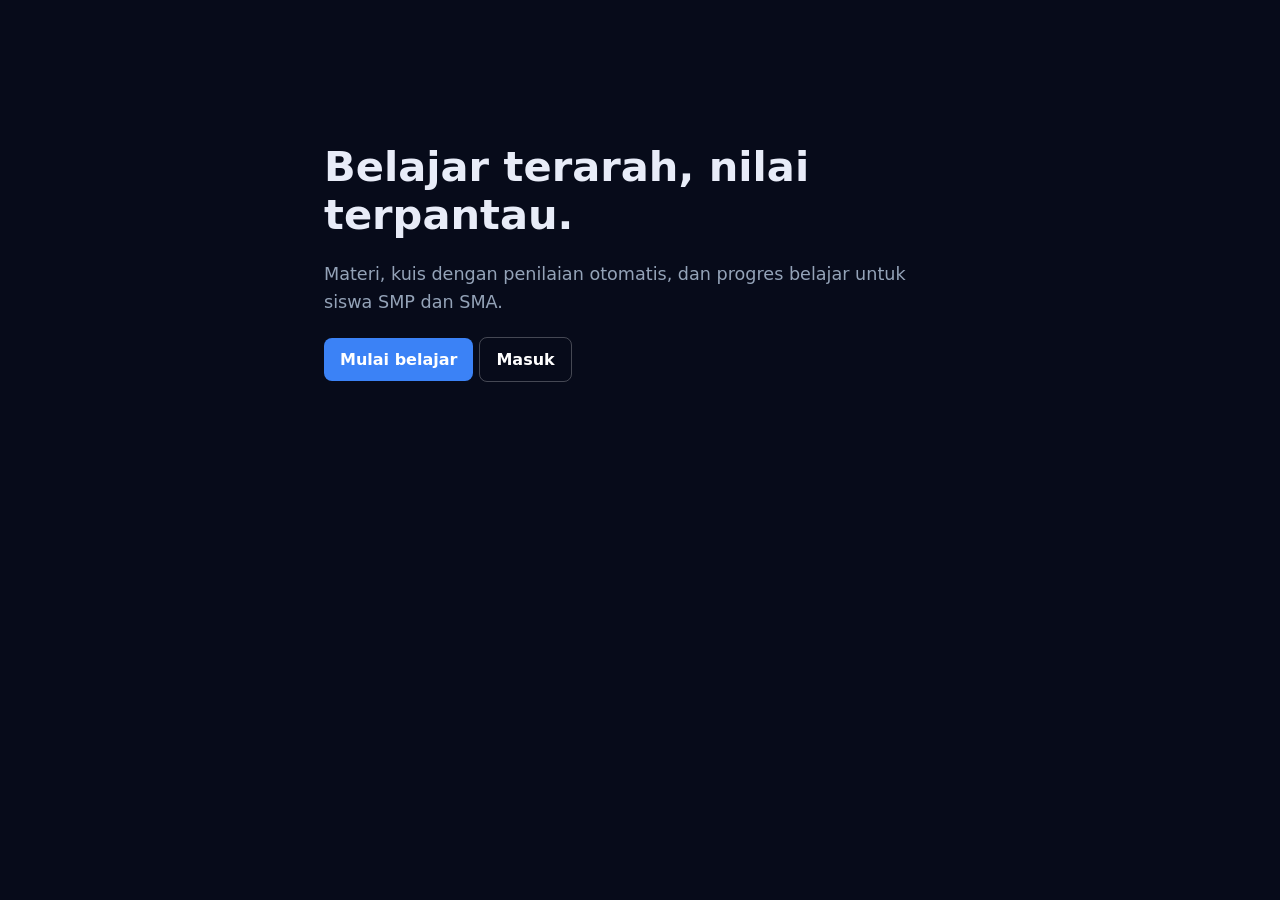
<file: index.html>
<!DOCTYPE html>
<html lang="id">
<head>
<meta charset="utf-8">
<meta name="viewport" content="width=device-width,initial-scale=1">
<title>EduSmart</title>
<link rel="stylesheet" href="style.css">
</head>
<body>
<div id="app"></div>
<script src="script.js"></script>
</body>
</html>
</file>
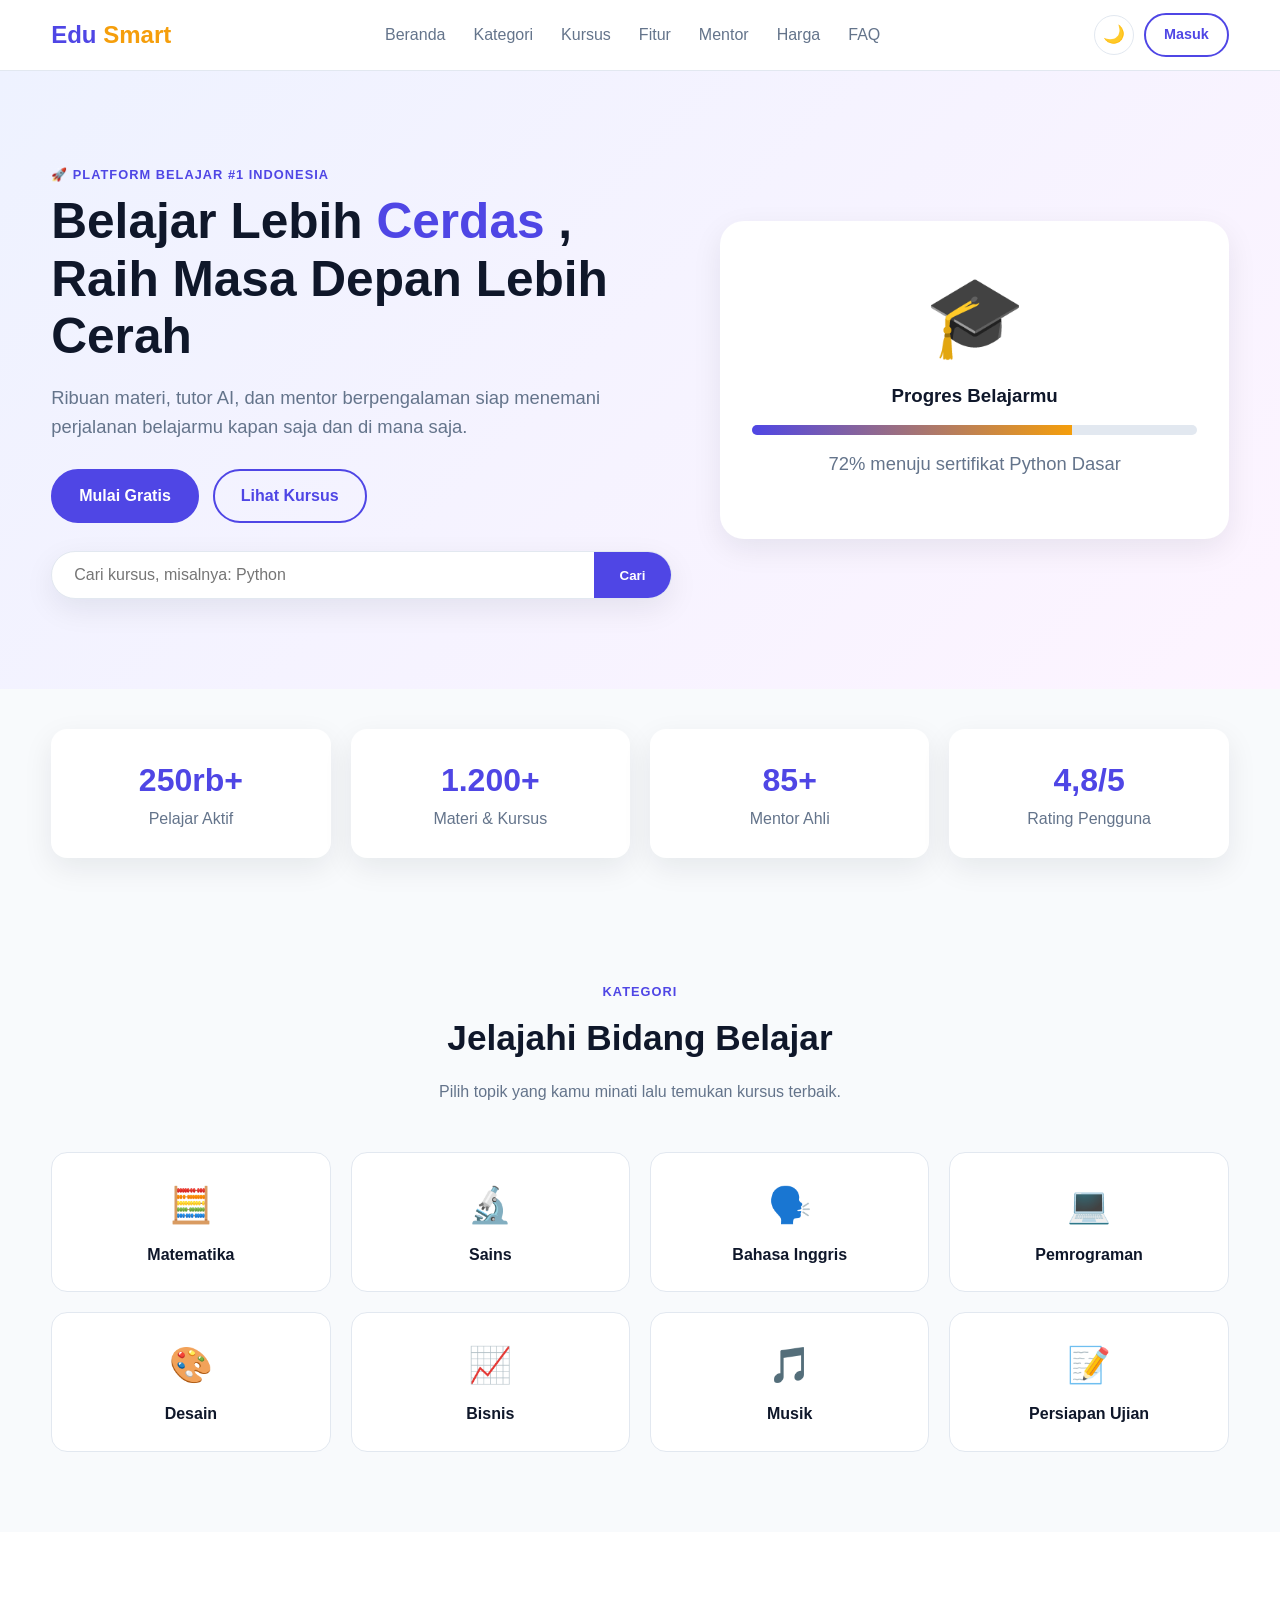
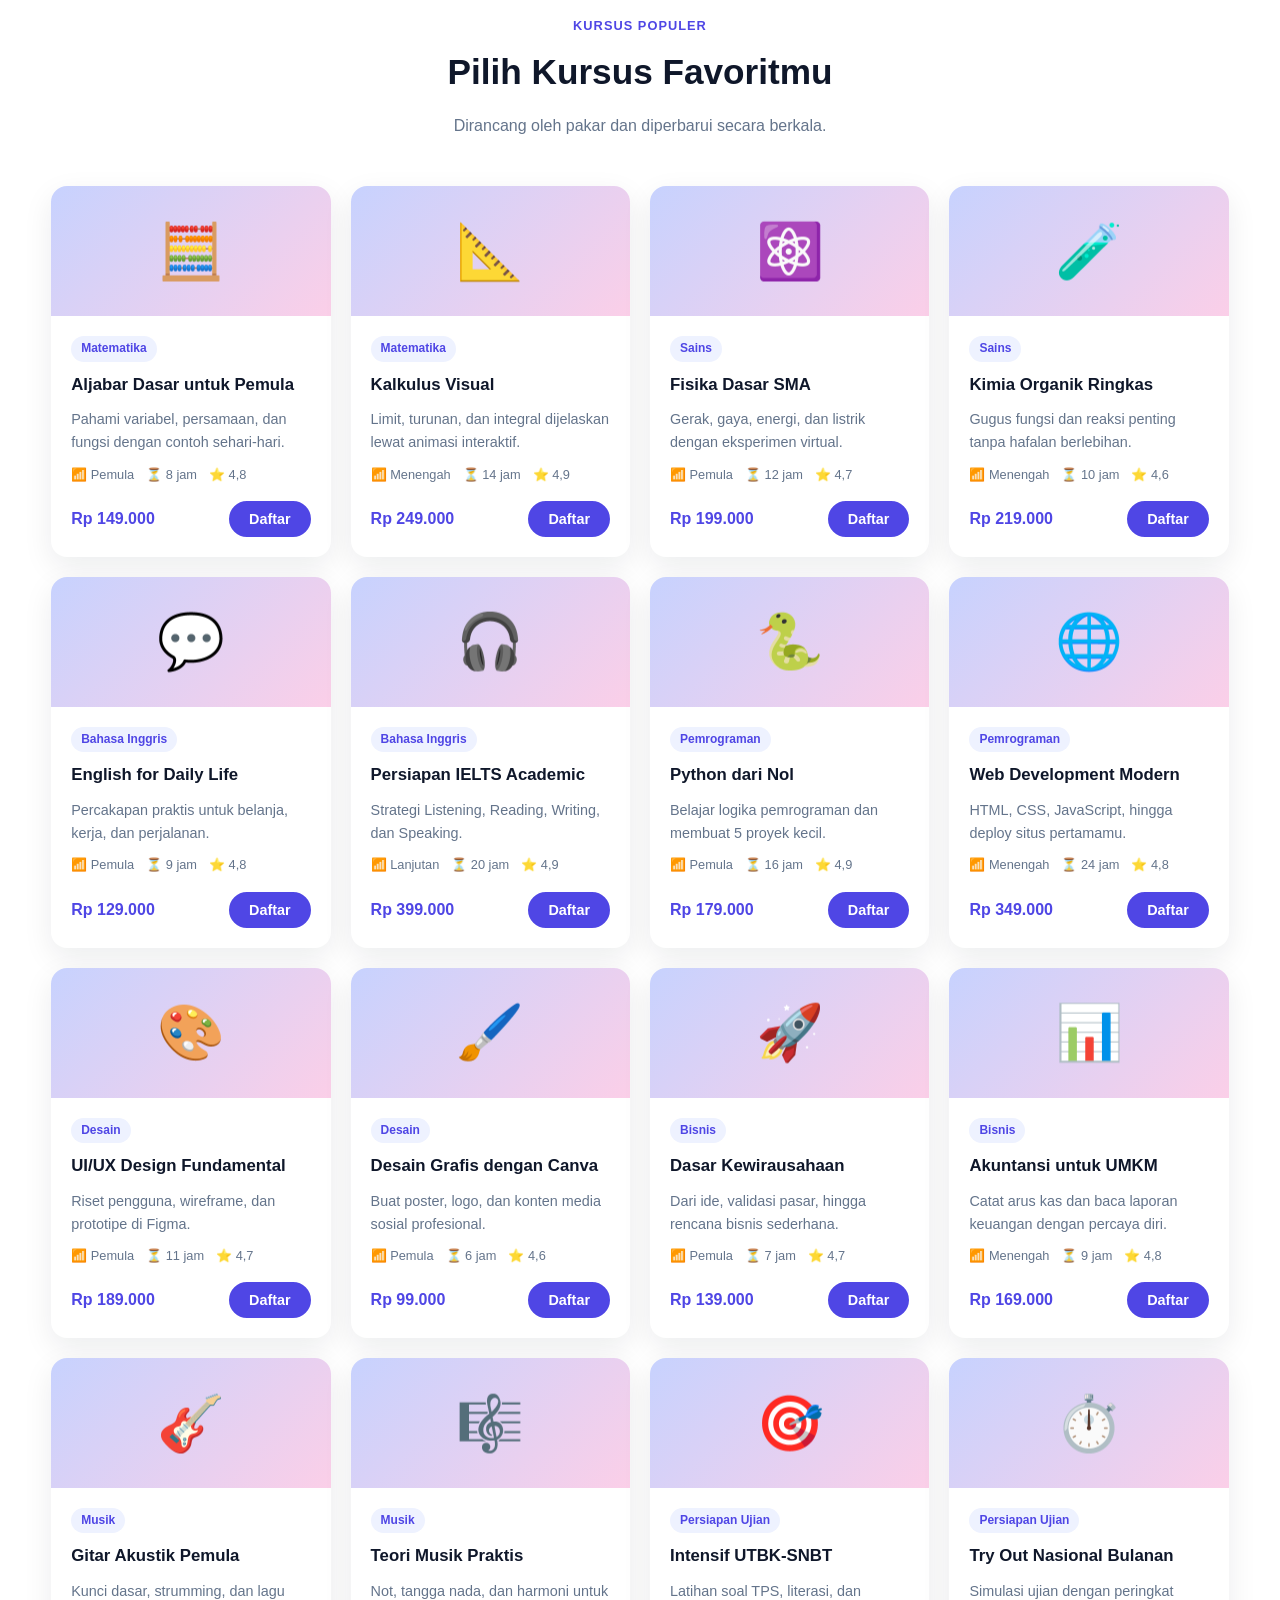
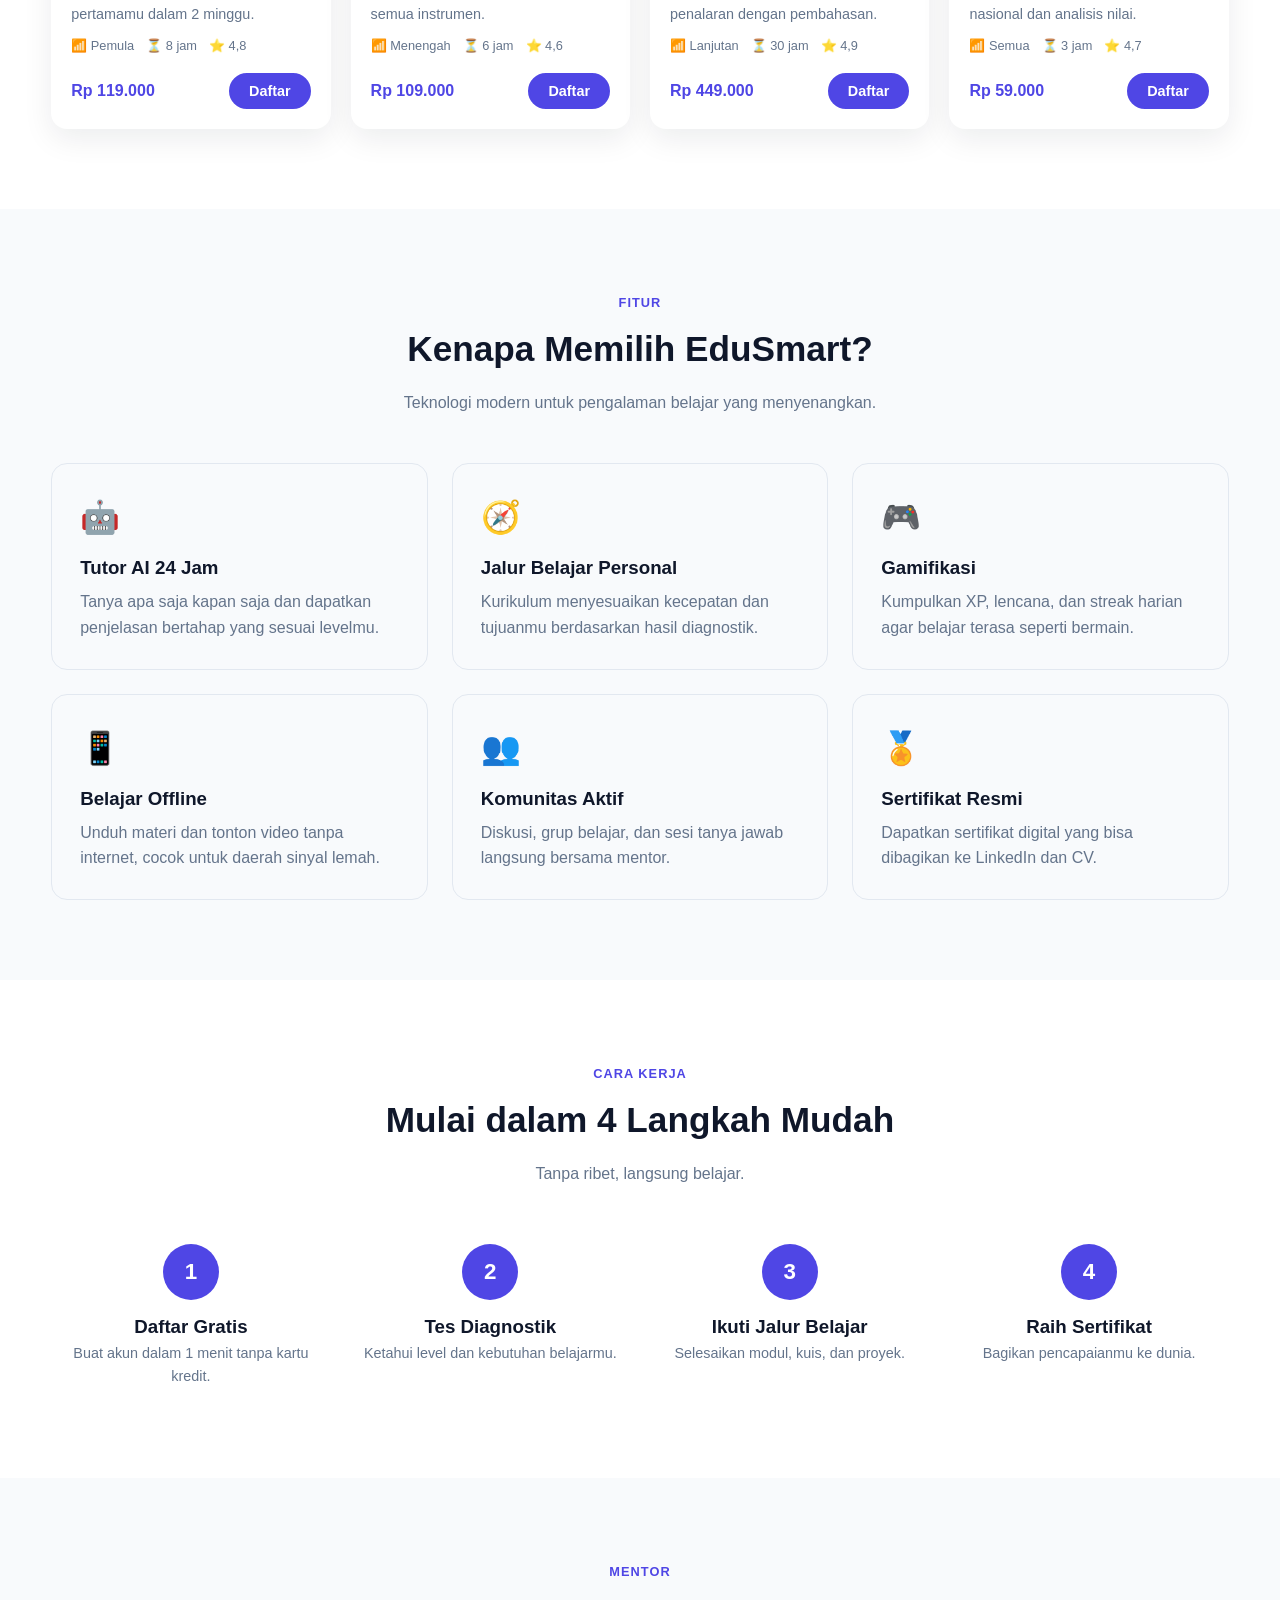
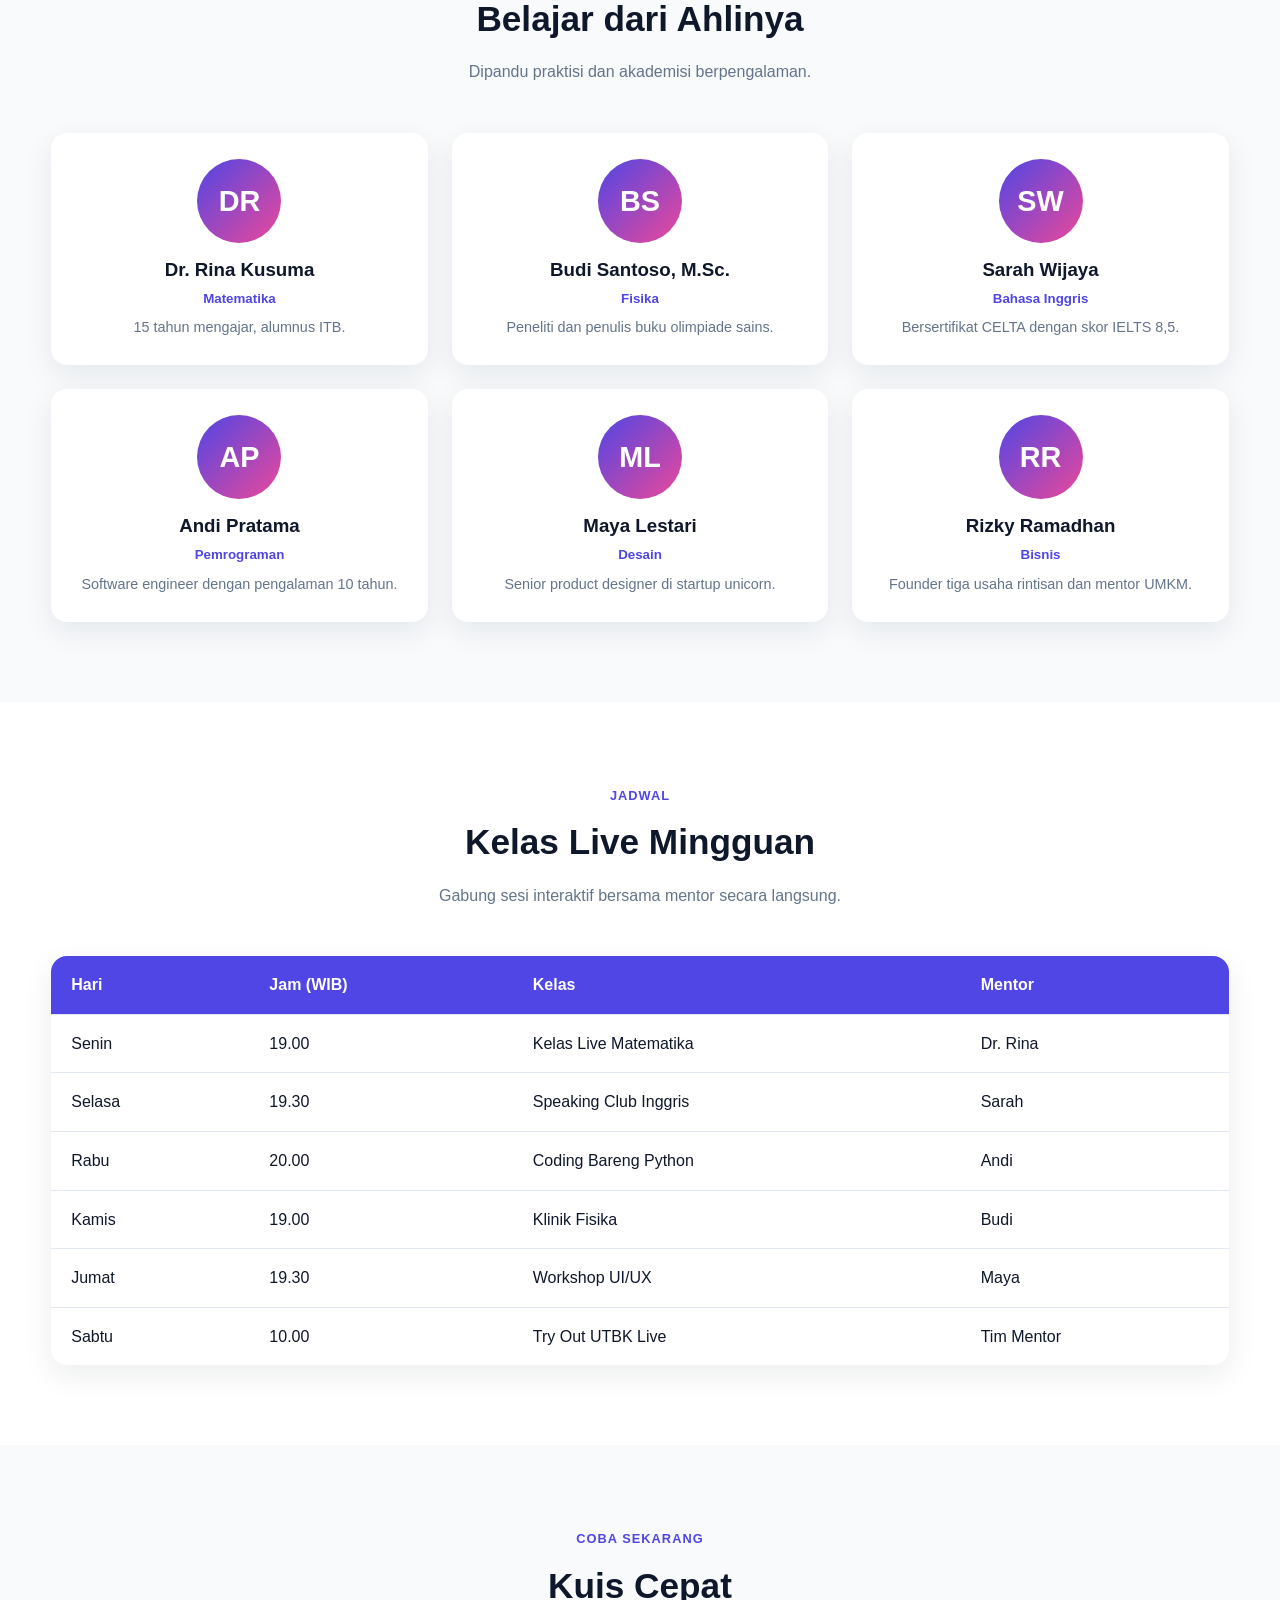
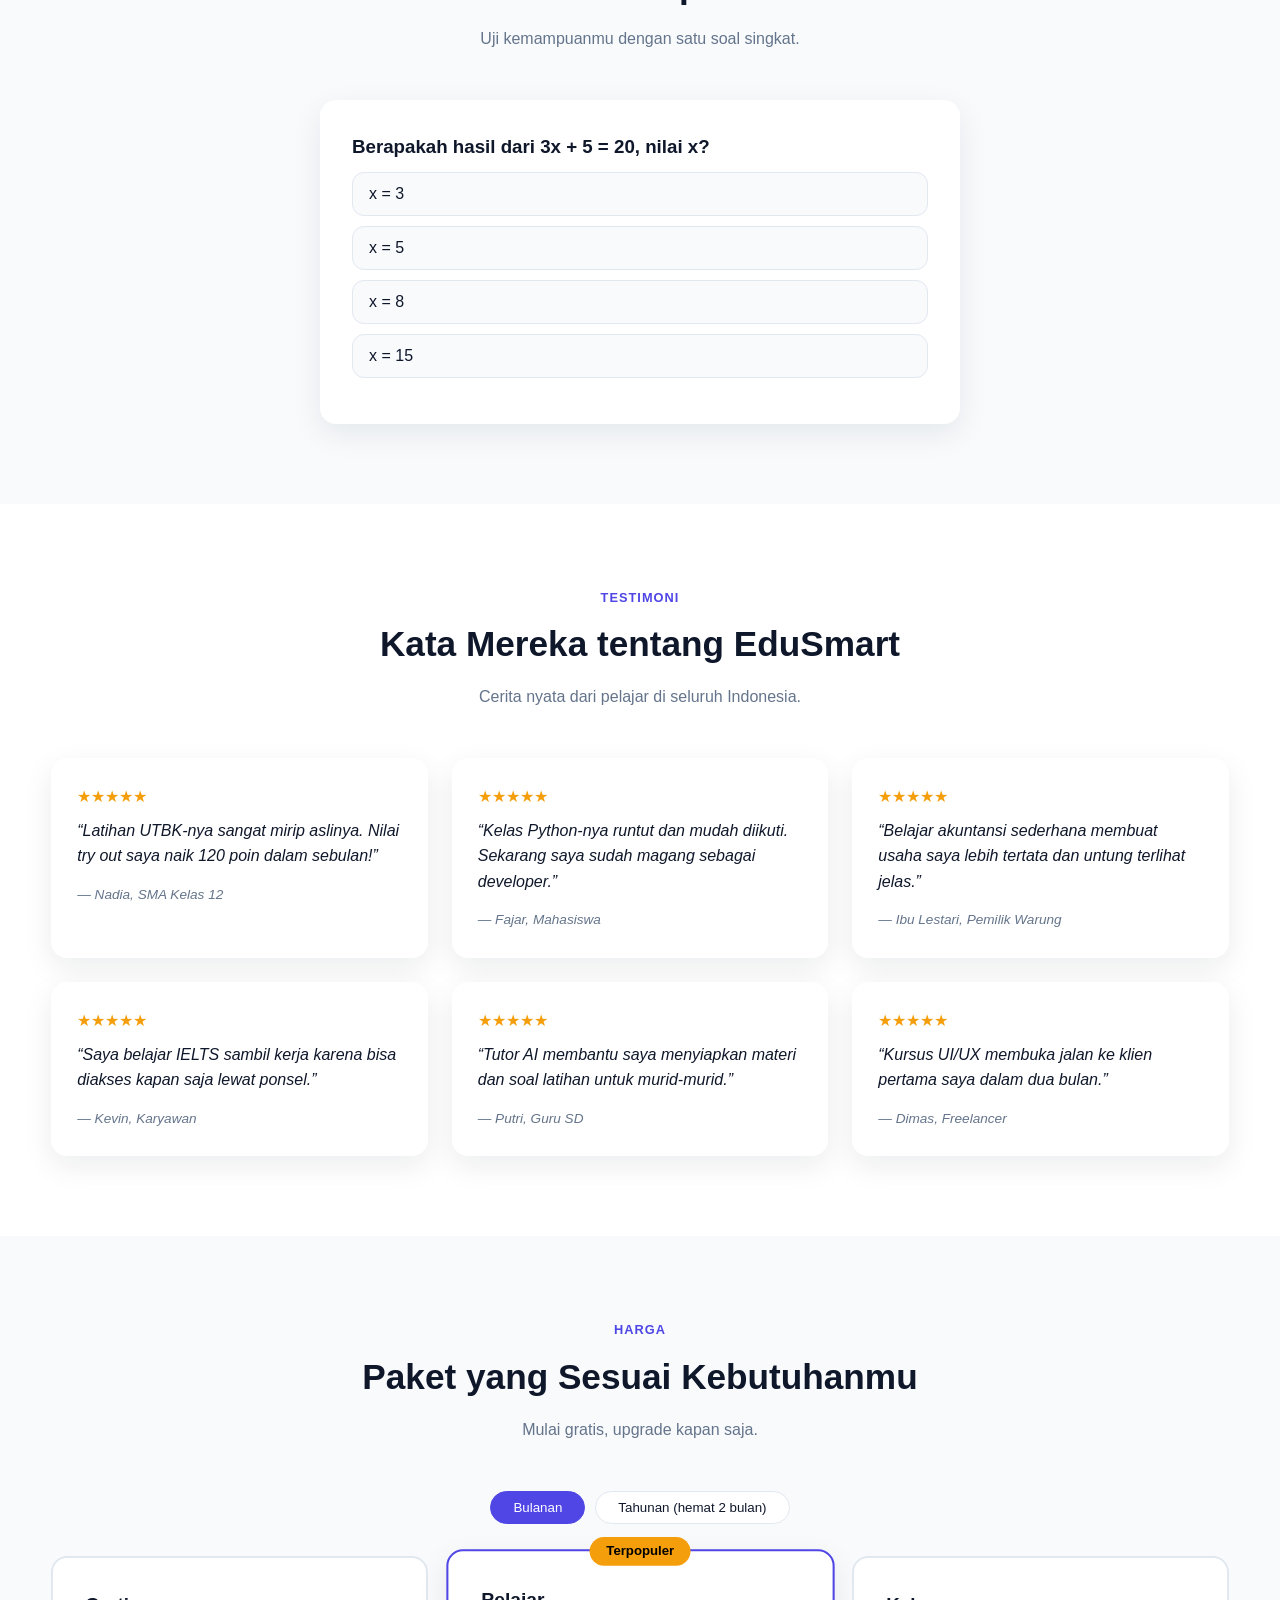
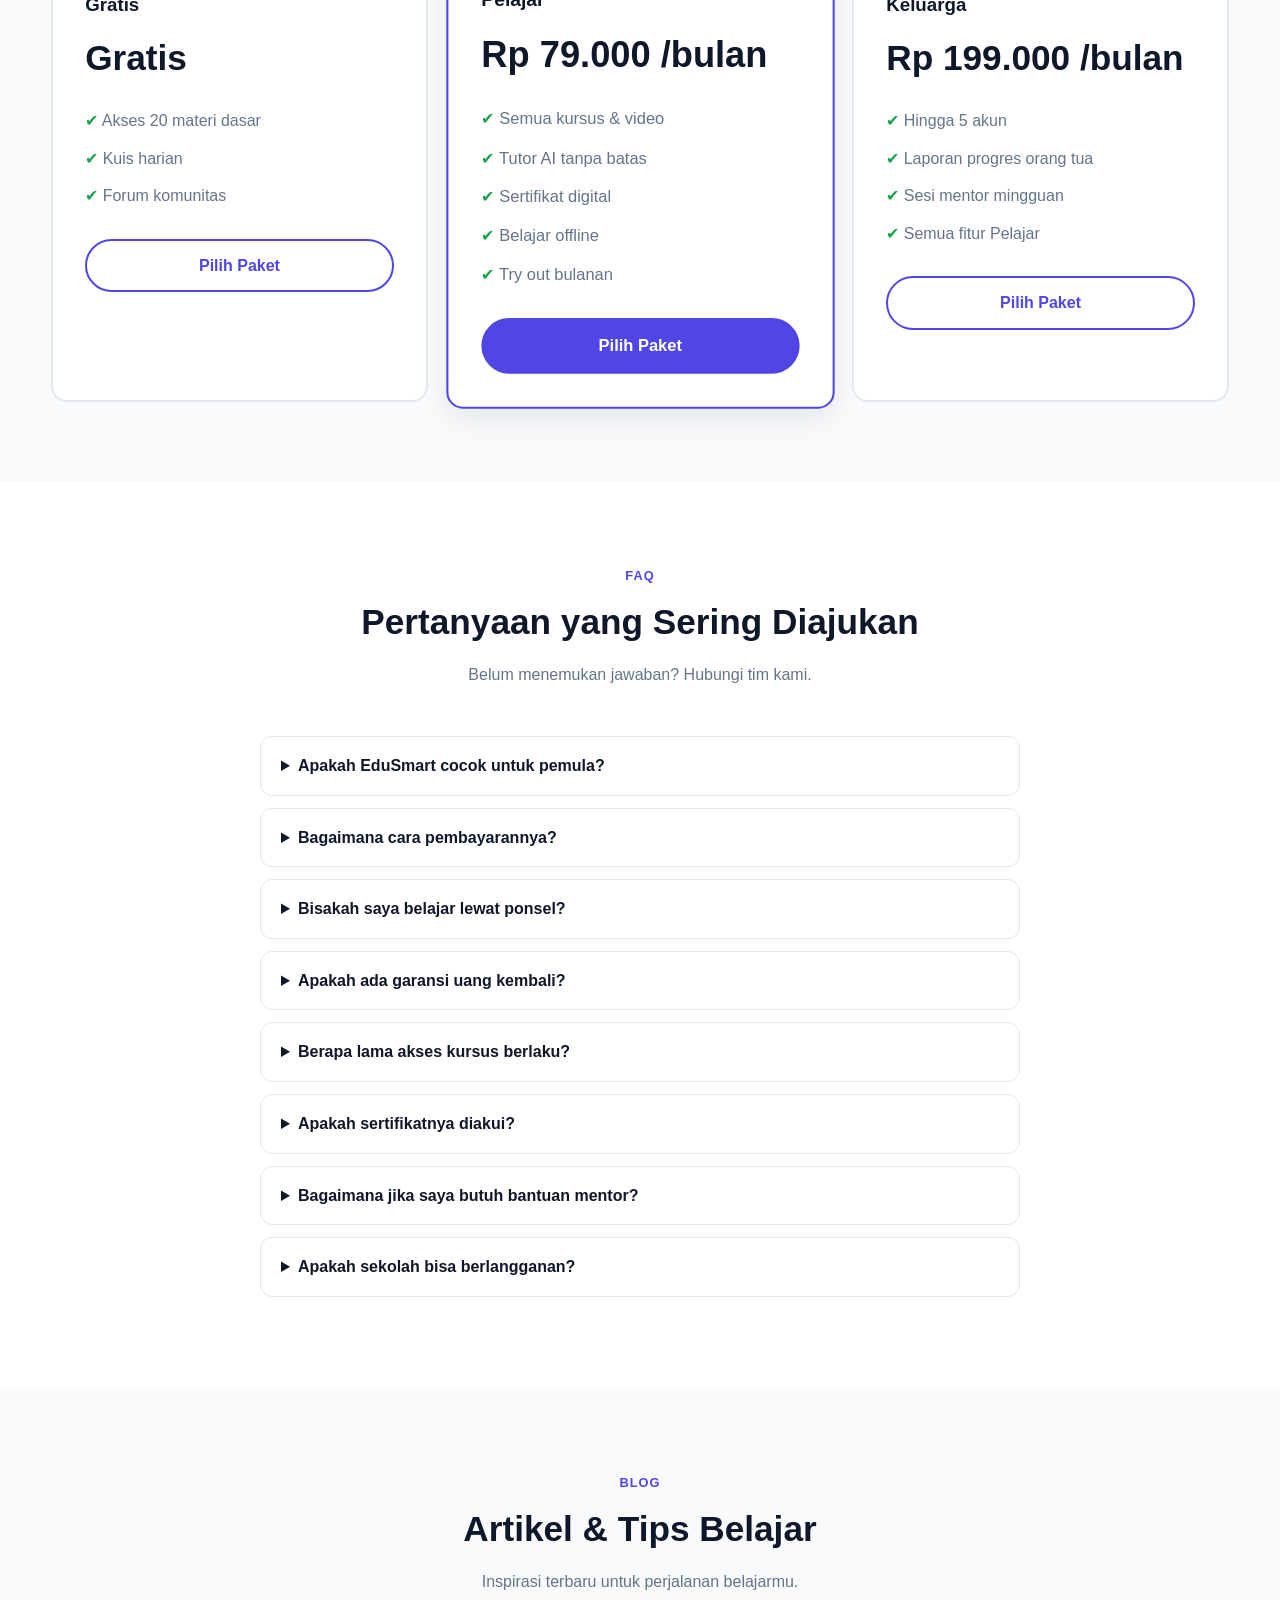
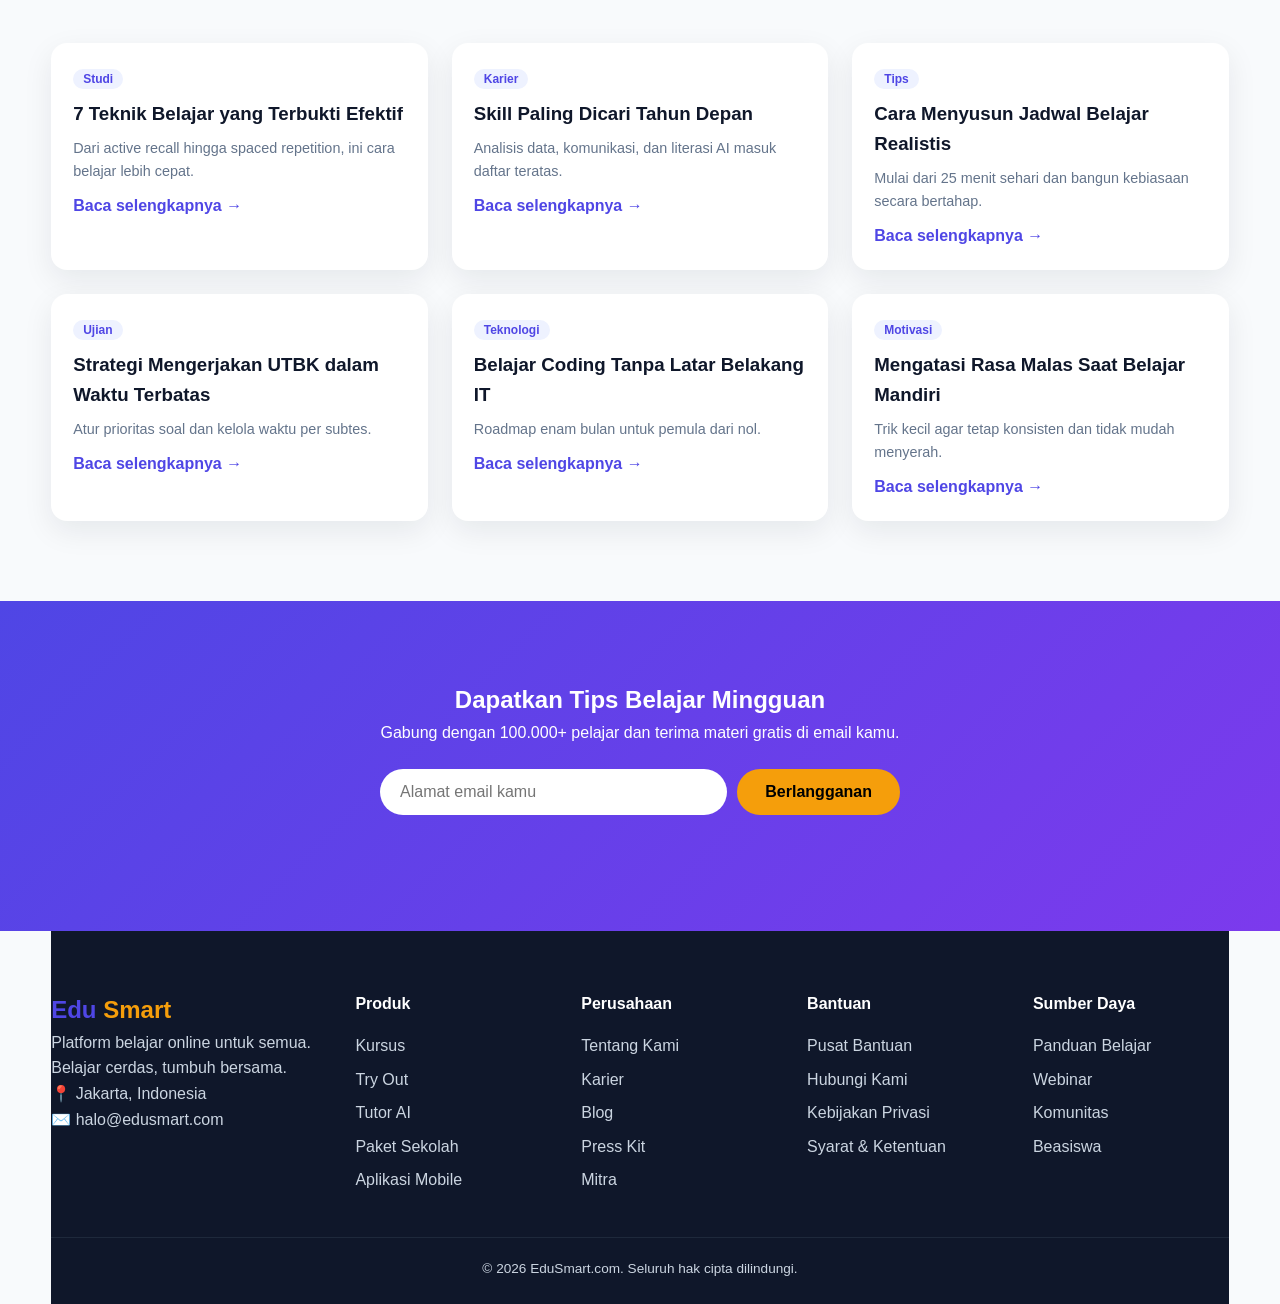
<file: EduSmart (1).html>
<!DOCTYPE html>
<html lang="id">
<head>
  <meta charset="UTF-8">
  <meta name="viewport" content="width=device-width, initial-scale=1.0">
  <meta name="description" content="EduSmart.com - Platform belajar online dengan tutor AI dan mentor ahli.">
  <title>EduSmart.com | Belajar Lebih Cerdas</title>
  <style>
    :root {
      --primary:#4f46e5;
      --primary-dark:#3730a3;
      --accent:#f59e0b;
      --bg:#f8fafc;
      --card:#ffffff;
      --text:#0f172a;
      --muted:#64748b;
      --border:#e2e8f0;
      --radius:16px;
      --shadow:0 10px 30px rgba(15,23,42,.08);
    }

    body.dark {
      --bg:#0b1020;
      --card:#151b2e;
      --text:#e5e7eb;
      --muted:#94a3b8;
      --border:#263050;
      --shadow:0 10px 30px rgba(0,0,0,.4);
    }

    * {
      box-sizing:border-box;
      margin:0;
      padding:0;
    }

    html {
      scroll-behavior:smooth;
    }

    body {
      font-family:'Segoe UI',Roboto,Arial,sans-serif;
      background:var(--bg);
      color:var(--text);
      line-height:1.6;
      transition:background .3s,color .3s;
    }

    a {
      color:inherit;
      text-decoration:none;
    }

    ul {
      list-style:none;
    }

    .container {
      width:min(1180px,92%);
      margin:0 auto;
    }

    section {
      padding:80px 0;
    }

    .section-head {
      text-align:center;
      max-width:640px;
      margin:0 auto 48px;
    }

    .section-head h2 {
      font-size:2.2rem;
      margin-bottom:12px;
    }

    .section-head p {
      color:var(--muted);
    }

    .eyebrow {
      display:inline-block;
      color:var(--primary);
      font-weight:700;
      letter-spacing:.08em;
      text-transform:uppercase;
      font-size:.8rem;
      margin-bottom:8px;
    }

    .btn {
      display:inline-block;
      padding:12px 26px;
      border-radius:999px;
      border:2px solid var(--primary);
      background:var(--primary);
      color:#fff;
      font-weight:600;
      cursor:pointer;
      font-size:1rem;
      transition:transform .2s,background .2s;
    }

    .btn:hover {
      transform:translateY(-2px);
      background:var(--primary-dark);
    }

    .btn.ghost {
      background:transparent;
      color:var(--primary);
    }

    .btn.ghost:hover {
      background:var(--primary);
      color:#fff;
    }

    .btn.small {
      padding:8px 18px;
      font-size:.9rem;
    }

    .btn.block {
      display:block;
      width:100%;
      text-align:center;
    }

    header {
      position:sticky;
      top:0;
      z-index:50;
      background:var(--card);
      border-bottom:1px solid var(--border);
      backdrop-filter:blur(8px);
    }

    .nav {
      display:flex;
      align-items:center;
      justify-content:space-between;
      height:70px;
    }

    .logo {
      font-size:1.5rem;
      font-weight:800;
      color:var(--primary);
    }

    .logo span {
      color:var(--accent);
    }

    .menu {
      display:flex;
      gap:28px;
      align-items:center;
    }

    .menu a {
      font-weight:500;
      color:var(--muted);
      transition:color .2s;
    }

    .menu a:hover {
      color:var(--primary);
    }

    .nav-actions {
      display:flex;
      gap:10px;
      align-items:center;
    }

    .icon-btn {
      width:40px;
      height:40px;
      border-radius:50%;
      border:1px solid var(--border);
      background:var(--card);
      cursor:pointer;
      font-size:1.1rem;
    }

    .burger {
      display:none;
    }

    .hero {
      padding:90px 0;
      background:linear-gradient(135deg,#eef2ff,#fdf4ff);
    }

    body.dark .hero {
      background:linear-gradient(135deg,#111936,#1b1038);
    }

    .hero-grid {
      display:grid;
      grid-template-columns:1.1fr .9fr;
      gap:48px;
      align-items:center;
    }

    .hero h1 {
      font-size:3.1rem;
      line-height:1.15;
      margin-bottom:18px;
    }

    .hero h1 em {
      font-style:normal;
      color:var(--primary);
    }

    .hero p {
      color:var(--muted);
      font-size:1.15rem;
      margin-bottom:28px;
    }

    .hero-cta {
      display:flex;
      gap:14px;
      flex-wrap:wrap;
    }

    .search {
      display:flex;
      margin-top:28px;
      background:var(--card);
      border-radius:999px;
      box-shadow:var(--shadow);
      overflow:hidden;
      border:1px solid var(--border);
    }

    .search input {
      flex:1;
      border:0;
      padding:14px 22px;
      font-size:1rem;
      background:transparent;
      color:var(--text);
      outline:none;
    }

    .search button {
      border:0;
      background:var(--primary);
      color:#fff;
      padding:0 26px;
      cursor:pointer;
      font-weight:600;
    }

    .hero-card {
      background:var(--card);
      border-radius:24px;
      padding:32px;
      box-shadow:var(--shadow);
      text-align:center;
    }

    .hero-emoji {
      font-size:5rem;
    }

    .progress {
      height:10px;
      background:var(--border);
      border-radius:99px;
      overflow:hidden;
      margin:14px 0;
    }

    .progress i {
      display:block;
      height:100%;
      width:72%;
      background:linear-gradient(90deg,var(--primary),var(--accent));
    }

    .stats {
      padding:40px 0;
    }

    .stats-grid {
      display:grid;
      grid-template-columns:repeat(4,1fr);
      gap:20px;
    }

    .stat {
      text-align:center;
      background:var(--card);
      border-radius:var(--radius);
      padding:26px;
      box-shadow:var(--shadow);
    }

    .stat strong {
      display:block;
      font-size:2rem;
      color:var(--primary);
    }

    .stat span {
      color:var(--muted);
    }

    .grid-4 {
      display:grid;
      grid-template-columns:repeat(4,1fr);
      gap:20px;
    }

    .grid-3 {
      display:grid;
      grid-template-columns:repeat(3,1fr);
      gap:24px;
    }

    .cat {
      background:var(--card);
      border:1px solid var(--border);
      border-radius:var(--radius);
      padding:24px;
      text-align:center;
      cursor:pointer;
      transition:all .25s;
    }

    .cat:hover,.cat.active {
      border-color:var(--primary);
      transform:translateY(-4px);
      box-shadow:var(--shadow);
    }

    .cat .ico {
      font-size:2.2rem;
      display:block;
    }

    .cat h3 {
      font-size:1rem;
      margin-top:8px;
    }

    .course {
      background:var(--card);
      border-radius:var(--radius);
      overflow:hidden;
      box-shadow:var(--shadow);
      display:flex;
      flex-direction:column;
      transition:transform .25s;
    }

    .course:hover {
      transform:translateY(-6px);
    }

    .course.hide {
      display:none;
    }

    .thumb {
      height:130px;
      display:grid;
      place-items:center;
      font-size:3.4rem;
      background:linear-gradient(135deg,#c7d2fe,#fbcfe8);
    }

    .course .body {
      padding:20px;
      display:flex;
      flex-direction:column;
      gap:10px;
      flex:1;
    }

    .tag {
      align-self:flex-start;
      background:#eef2ff;
      color:var(--primary);
      font-size:.75rem;
      font-weight:700;
      padding:3px 10px;
      border-radius:99px;
    }

    .course h3 {
      font-size:1.05rem;
    }

    .course p {
      color:var(--muted);
      font-size:.9rem;
      flex:1;
    }

    .meta {
      display:flex;
      gap:12px;
      font-size:.8rem;
      color:var(--muted);
      flex-wrap:wrap;
    }

    .foot {
      display:flex;
      justify-content:space-between;
      align-items:center;
      margin-top:6px;
    }

    .price {
      font-weight:800;
      color:var(--primary);
    }

    .alt {
      background:var(--card);
    }

    .feature {
      padding:28px;
      border-radius:var(--radius);
      background:var(--bg);
      border:1px solid var(--border);
    }

    .feature .ico {
      font-size:2rem;
    }

    .feature h3 {
      margin:10px 0 6px;
    }

    .feature p {
      color:var(--muted);
    }

    .step {
      text-align:center;
      padding:10px;
    }

    .step b {
      display:grid;
      place-items:center;
      width:56px;
      height:56px;
      margin:0 auto 12px;
      border-radius:50%;
      background:var(--primary);
      color:#fff;
      font-size:1.4rem;
    }

    .step p {
      color:var(--muted);
      font-size:.9rem;
    }

    .teacher {
      background:var(--card);
      border-radius:var(--radius);
      padding:26px;
      text-align:center;
      box-shadow:var(--shadow);
    }

    .avatar {
      width:84px;
      height:84px;
      border-radius:50%;
      margin:0 auto 12px;
      display:grid;
      place-items:center;
      font-size:1.8rem;
      font-weight:700;
      color:#fff;
      background:linear-gradient(135deg,var(--primary),#ec4899);
    }

    .teacher small {
      color:var(--primary);
      font-weight:600;
    }

    .teacher p {
      color:var(--muted);
      font-size:.9rem;
      margin-top:6px;
    }

    .review {
      background:var(--card);
      border-radius:var(--radius);
      padding:26px;
      box-shadow:var(--shadow);
    }

    .review .stars {
      color:var(--accent);
      margin-bottom:8px;
    }

    .review p {
      font-style:italic;
      margin-bottom:12px;
    }

    .review cite {
      color:var(--muted);
      font-size:.85rem;
    }

    .table-wrap {
      overflow-x:auto;
      background:var(--card);
      border-radius:var(--radius);
      box-shadow:var(--shadow);
    }

    table {
      width:100%;
      border-collapse:collapse;
      min-width:520px;
    }

    th,td {
      padding:16px 20px;
      text-align:left;
      border-bottom:1px solid var(--border);
    }

    th {
      background:var(--primary);
      color:#fff;
    }

    tr:last-child td {
      border-bottom:0;
    }

    .toggle {
      display:flex;
      justify-content:center;
      gap:10px;
      margin-bottom:32px;
    }

    .toggle button {
      padding:8px 22px;
      border-radius:99px;
      border:1px solid var(--border);
      background:var(--card);
      color:var(--text);
      cursor:pointer;
    }

    .toggle button.on {
      background:var(--primary);
      color:#fff;
      border-color:var(--primary);
    }

    .plan {
      background:var(--card);
      border:2px solid var(--border);
      border-radius:var(--radius);
      padding:32px;
      position:relative;
    }

    .plan.pop {
      border-color:var(--primary);
      box-shadow:var(--shadow);
      transform:scale(1.03);
    }

    .badge {
      position:absolute;
      top:-14px;
      left:50%;
      transform:translateX(-50%);
      background:var(--accent);
      color:#000;
      padding:4px 16px;
      border-radius:99px;
      font-size:.8rem;
      font-weight:700;
    }

    .plan .amount {
      font-size:2.2rem;
      font-weight:800;
      margin:10px 0;
    }

    .plan li {
      padding:6px 0;
      color:var(--muted);
    }

    .plan li::before {
      content:'✔ ';
      color:#16a34a;
    }

    .plan ul {
      margin:16px 0 24px;
    }

    .quiz-box {
      max-width:640px;
      margin:0 auto;
      background:var(--card);
      padding:32px;
      border-radius:var(--radius);
      box-shadow:var(--shadow);
    }

    .opt {
      display:block;
      width:100%;
      text-align:left;
      padding:12px 16px;
      margin-top:10px;
      border:1px solid var(--border);
      border-radius:12px;
      background:var(--bg);
      color:var(--text);
      cursor:pointer;
      font-size:1rem;
    }

    .opt.ok {
      background:#dcfce7;
      border-color:#16a34a;
      color:#14532d;
    }

    .opt.bad {
      background:#fee2e2;
      border-color:#dc2626;
      color:#7f1d1d;
    }

    #quizMsg {
      margin-top:14px;
      font-weight:600;
    }

    details {
      background:var(--card);
      border:1px solid var(--border);
      border-radius:12px;
      padding:16px 20px;
      margin-bottom:12px;
    }

    summary {
      cursor:pointer;
      font-weight:600;
    }

    details p {
      margin-top:10px;
      color:var(--muted);
    }

    .faq {
      max-width:760px;
      margin:0 auto;
    }

    .post {
      background:var(--card);
      border-radius:var(--radius);
      overflow:hidden;
      box-shadow:var(--shadow);
    }

    .post .body {
      padding:22px;
    }

    .post h3 {
      margin:8px 0;
    }

    .post p {
      color:var(--muted);
      font-size:.9rem;
      margin-bottom:10px;
    }

    .post a.more {
      color:var(--primary);
      font-weight:600;
    }

    .newsletter {
      background:linear-gradient(135deg,var(--primary),#7c3aed);
      color:#fff;
      text-align:center;
    }

    .newsletter form {
      display:flex;
      gap:10px;
      max-width:520px;
      margin:24px auto 0;
      flex-wrap:wrap;
      justify-content:center;
    }

    .newsletter input {
      flex:1;
      min-width:220px;
      padding:14px 20px;
      border-radius:99px;
      border:0;
      font-size:1rem;
    }

    .newsletter .btn {
      background:var(--accent);
      border-color:var(--accent);
      color:#000;
    }

    #formMsg {
      margin-top:12px;
      min-height:24px;
    }

    footer {
      background:#0f172a;
      color:#cbd5e1;
      padding:60px 0 24px;
    }

    .foot-grid {
      display:grid;
      grid-template-columns:1.4fr repeat(4,1fr);
      gap:30px;
    }

    footer h4 {
      color:#fff;
      margin-bottom:12px;
    }

    footer li {
      padding:4px 0;
    }

    footer a:hover {
      color:var(--accent);
    }

    .copy {
      border-top:1px solid #1e293b;
      margin-top:40px;
      padding-top:20px;
      text-align:center;
      font-size:.85rem;
    }

    #toTop {
      position:fixed;
      right:20px;
      bottom:20px;
      width:46px;
      height:46px;
      border-radius:50%;
      border:0;
      background:var(--primary);
      color:#fff;
      font-size:1.3rem;
      cursor:pointer;
      display:none;
      box-shadow:var(--shadow);
    }

    @media (max-width:980px) {
      .hero-grid,.grid-3 {
        grid-template-columns:1fr 1fr;
      }
      .grid-4,.stats-grid {
        grid-template-columns:repeat(2,1fr);
      }
      .foot-grid {
        grid-template-columns:1fr 1fr;
      }
    }

    @media (max-width:720px) {
      .hero-grid,.grid-3,.grid-4,.stats-grid,.foot-grid {
        grid-template-columns:1fr;
      }
      .hero h1 {
        font-size:2.2rem;
      }
      .burger {
        display:inline-block;
      }
      .menu {
        display:none;
        position:absolute;
        top:70px;
        left:0;
        right:0;
        flex-direction:column;
        background:var(--card);
        padding:20px;
        border-bottom:1px solid var(--border);
      }
      .menu.open {
        display:flex;
      }
      .plan.pop {
        transform:none;
      }
    }

  </style>
</head>
<body>
  <header>
    <div class="container nav">
      <a href="#beranda" class="logo">
        Edu
        <span>
          Smart
        </span>
      </a>
      <nav class="menu" id="menu">
        <a href="#beranda">
          Beranda
        </a>
        <a href="#kategori">
          Kategori
        </a>
        <a href="#kursus">
          Kursus
        </a>
        <a href="#fitur">
          Fitur
        </a>
        <a href="#mentor">
          Mentor
        </a>
        <a href="#harga">
          Harga
        </a>
        <a href="#faq">
          FAQ
        </a>
      </nav>
      <div class="nav-actions">
        <button class="icon-btn" id="themeBtn" aria-label="Ganti tema">
          🌙
        </button>
        <a href="#" class="btn ghost small">
          Masuk
        </a>
        <button class="icon-btn burger" id="burger" aria-label="Menu">
          ☰
        </button>
      </div>
    </div>
  </header>

  <section class="hero" id="beranda">
    <div class="container hero-grid">
      <div>
        <span class="eyebrow">
          🚀 Platform Belajar #1 Indonesia
        </span>
        <h1>
          Belajar Lebih 
          <em>
            Cerdas
          </em>
          , Raih Masa Depan Lebih Cerah
        </h1>
        <p>
          Ribuan materi, tutor AI, dan mentor berpengalaman siap menemani perjalanan belajarmu kapan saja dan di mana saja.
        </p>
        <div class="hero-cta">
          <a href="#harga" class="btn">
            Mulai Gratis
          </a>
          <a href="#kursus" class="btn ghost">
            Lihat Kursus
          </a>
        </div>
        <div class="search">
          <input type="search" id="q" placeholder="Cari kursus, misalnya: Python">
          <button id="searchBtn">
            Cari
          </button>
        </div>
      </div>
      <div class="hero-card">
        <div class="hero-emoji">
          🎓
        </div>
        <h3>
          Progres Belajarmu
        </h3>
        <div class="progress">
          <i>
          </i>
        </div>
        <p>
          72% menuju sertifikat Python Dasar
        </p>
      </div>
    </div>
  </section>

  <section class="stats">
    <div class="container stats-grid">
      <div class="stat">
        <strong>
          250rb+
        </strong>
        <span>
          Pelajar Aktif
        </span>
      </div>
      <div class="stat">
        <strong>
          1.200+
        </strong>
        <span>
          Materi & Kursus
        </span>
      </div>
      <div class="stat">
        <strong>
          85+
        </strong>
        <span>
          Mentor Ahli
        </span>
      </div>
      <div class="stat">
        <strong>
          4,8/5
        </strong>
        <span>
          Rating Pengguna
        </span>
      </div>
    </div>
  </section>

  <section id="kategori">
    <div class="container">
      <div class="section-head">
        <span class="eyebrow">
          Kategori
        </span>
        <h2>
          Jelajahi Bidang Belajar
        </h2>
        <p>
          Pilih topik yang kamu minati lalu temukan kursus terbaik.
        </p>
      </div>
      <div class="grid-4">
        <div class="cat" data-cat="Matematika">
          <span class="ico">
            🧮
          </span>
          <h3>
            Matematika
          </h3>
        </div>
        <div class="cat" data-cat="Sains">
          <span class="ico">
            🔬
          </span>
          <h3>
            Sains
          </h3>
        </div>
        <div class="cat" data-cat="Bahasa Inggris">
          <span class="ico">
            🗣️
          </span>
          <h3>
            Bahasa Inggris
          </h3>
        </div>
        <div class="cat" data-cat="Pemrograman">
          <span class="ico">
            💻
          </span>
          <h3>
            Pemrograman
          </h3>
        </div>
        <div class="cat" data-cat="Desain">
          <span class="ico">
            🎨
          </span>
          <h3>
            Desain
          </h3>
        </div>
        <div class="cat" data-cat="Bisnis">
          <span class="ico">
            📈
          </span>
          <h3>
            Bisnis
          </h3>
        </div>
        <div class="cat" data-cat="Musik">
          <span class="ico">
            🎵
          </span>
          <h3>
            Musik
          </h3>
        </div>
        <div class="cat" data-cat="Persiapan Ujian">
          <span class="ico">
            📝
          </span>
          <h3>
            Persiapan Ujian
          </h3>
        </div>
      </div>
    </div>
  </section>

  <section id="kursus" class="alt">
    <div class="container">
      <div class="section-head">
        <span class="eyebrow">
          Kursus Populer
        </span>
        <h2>
          Pilih Kursus Favoritmu
        </h2>
        <p>
          Dirancang oleh pakar dan diperbarui secara berkala.
        </p>
      </div>
      <div class="grid-4">
        <article class="course" data-cat="Matematika">
          <div class="thumb">
            🧮
          </div>
          <div class="body">
            <span class="tag">
              Matematika
            </span>
            <h3>
              Aljabar Dasar untuk Pemula
            </h3>
            <p>
              Pahami variabel, persamaan, dan fungsi dengan contoh sehari-hari.
            </p>
            <ul class="meta">
              <li>
                📶 Pemula
              </li>
              <li>
                ⏳ 8 jam
              </li>
              <li>
                ⭐ 4,8
              </li>
            </ul>
            <div class="foot">
              <span class="price">
                Rp 149.000
              </span>
              <button class="btn small enroll">
                Daftar
              </button>
            </div>
          </div>
        </article>
        <article class="course" data-cat="Matematika">
          <div class="thumb">
            📐
          </div>
          <div class="body">
            <span class="tag">
              Matematika
            </span>
            <h3>
              Kalkulus Visual
            </h3>
            <p>
              Limit, turunan, dan integral dijelaskan lewat animasi interaktif.
            </p>
            <ul class="meta">
              <li>
                📶 Menengah
              </li>
              <li>
                ⏳ 14 jam
              </li>
              <li>
                ⭐ 4,9
              </li>
            </ul>
            <div class="foot">
              <span class="price">
                Rp 249.000
              </span>
              <button class="btn small enroll">
                Daftar
              </button>
            </div>
          </div>
        </article>
        <article class="course" data-cat="Sains">
          <div class="thumb">
            ⚛️
          </div>
          <div class="body">
            <span class="tag">
              Sains
            </span>
            <h3>
              Fisika Dasar SMA
            </h3>
            <p>
              Gerak, gaya, energi, dan listrik dengan eksperimen virtual.
            </p>
            <ul class="meta">
              <li>
                📶 Pemula
              </li>
              <li>
                ⏳ 12 jam
              </li>
              <li>
                ⭐ 4,7
              </li>
            </ul>
            <div class="foot">
              <span class="price">
                Rp 199.000
              </span>
              <button class="btn small enroll">
                Daftar
              </button>
            </div>
          </div>
        </article>
        <article class="course" data-cat="Sains">
          <div class="thumb">
            🧪
          </div>
          <div class="body">
            <span class="tag">
              Sains
            </span>
            <h3>
              Kimia Organik Ringkas
            </h3>
            <p>
              Gugus fungsi dan reaksi penting tanpa hafalan berlebihan.
            </p>
            <ul class="meta">
              <li>
                📶 Menengah
              </li>
              <li>
                ⏳ 10 jam
              </li>
              <li>
                ⭐ 4,6
              </li>
            </ul>
            <div class="foot">
              <span class="price">
                Rp 219.000
              </span>
              <button class="btn small enroll">
                Daftar
              </button>
            </div>
          </div>
        </article>
        <article class="course" data-cat="Bahasa Inggris">
          <div class="thumb">
            💬
          </div>
          <div class="body">
            <span class="tag">
              Bahasa Inggris
            </span>
            <h3>
              English for Daily Life
            </h3>
            <p>
              Percakapan praktis untuk belanja, kerja, dan perjalanan.
            </p>
            <ul class="meta">
              <li>
                📶 Pemula
              </li>
              <li>
                ⏳ 9 jam
              </li>
              <li>
                ⭐ 4,8
              </li>
            </ul>
            <div class="foot">
              <span class="price">
                Rp 129.000
              </span>
              <button class="btn small enroll">
                Daftar
              </button>
            </div>
          </div>
        </article>
        <article class="course" data-cat="Bahasa Inggris">
          <div class="thumb">
            🎧
          </div>
          <div class="body">
            <span class="tag">
              Bahasa Inggris
            </span>
            <h3>
              Persiapan IELTS Academic
            </h3>
            <p>
              Strategi Listening, Reading, Writing, dan Speaking.
            </p>
            <ul class="meta">
              <li>
                📶 Lanjutan
              </li>
              <li>
                ⏳ 20 jam
              </li>
              <li>
                ⭐ 4,9
              </li>
            </ul>
            <div class="foot">
              <span class="price">
                Rp 399.000
              </span>
              <button class="btn small enroll">
                Daftar
              </button>
            </div>
          </div>
        </article>
        <article class="course" data-cat="Pemrograman">
          <div class="thumb">
            🐍
          </div>
          <div class="body">
            <span class="tag">
              Pemrograman
            </span>
            <h3>
              Python dari Nol
            </h3>
            <p>
              Belajar logika pemrograman dan membuat 5 proyek kecil.
            </p>
            <ul class="meta">
              <li>
                📶 Pemula
              </li>
              <li>
                ⏳ 16 jam
              </li>
              <li>
                ⭐ 4,9
              </li>
            </ul>
            <div class="foot">
              <span class="price">
                Rp 179.000
              </span>
              <button class="btn small enroll">
                Daftar
              </button>
            </div>
          </div>
        </article>
        <article class="course" data-cat="Pemrograman">
          <div class="thumb">
            🌐
          </div>
          <div class="body">
            <span class="tag">
              Pemrograman
            </span>
            <h3>
              Web Development Modern
            </h3>
            <p>
              HTML, CSS, JavaScript, hingga deploy situs pertamamu.
            </p>
            <ul class="meta">
              <li>
                📶 Menengah
              </li>
              <li>
                ⏳ 24 jam
              </li>
              <li>
                ⭐ 4,8
              </li>
            </ul>
            <div class="foot">
              <span class="price">
                Rp 349.000
              </span>
              <button class="btn small enroll">
                Daftar
              </button>
            </div>
          </div>
        </article>
        <article class="course" data-cat="Desain">
          <div class="thumb">
            🎨
          </div>
          <div class="body">
            <span class="tag">
              Desain
            </span>
            <h3>
              UI/UX Design Fundamental
            </h3>
            <p>
              Riset pengguna, wireframe, dan prototipe di Figma.
            </p>
            <ul class="meta">
              <li>
                📶 Pemula
              </li>
              <li>
                ⏳ 11 jam
              </li>
              <li>
                ⭐ 4,7
              </li>
            </ul>
            <div class="foot">
              <span class="price">
                Rp 189.000
              </span>
              <button class="btn small enroll">
                Daftar
              </button>
            </div>
          </div>
        </article>
        <article class="course" data-cat="Desain">
          <div class="thumb">
            🖌️
          </div>
          <div class="body">
            <span class="tag">
              Desain
            </span>
            <h3>
              Desain Grafis dengan Canva
            </h3>
            <p>
              Buat poster, logo, dan konten media sosial profesional.
            </p>
            <ul class="meta">
              <li>
                📶 Pemula
              </li>
              <li>
                ⏳ 6 jam
              </li>
              <li>
                ⭐ 4,6
              </li>
            </ul>
            <div class="foot">
              <span class="price">
                Rp 99.000
              </span>
              <button class="btn small enroll">
                Daftar
              </button>
            </div>
          </div>
        </article>
        <article class="course" data-cat="Bisnis">
          <div class="thumb">
            🚀
          </div>
          <div class="body">
            <span class="tag">
              Bisnis
            </span>
            <h3>
              Dasar Kewirausahaan
            </h3>
            <p>
              Dari ide, validasi pasar, hingga rencana bisnis sederhana.
            </p>
            <ul class="meta">
              <li>
                📶 Pemula
              </li>
              <li>
                ⏳ 7 jam
              </li>
              <li>
                ⭐ 4,7
              </li>
            </ul>
            <div class="foot">
              <span class="price">
                Rp 139.000
              </span>
              <button class="btn small enroll">
                Daftar
              </button>
            </div>
          </div>
        </article>
        <article class="course" data-cat="Bisnis">
          <div class="thumb">
            📊
          </div>
          <div class="body">
            <span class="tag">
              Bisnis
            </span>
            <h3>
              Akuntansi untuk UMKM
            </h3>
            <p>
              Catat arus kas dan baca laporan keuangan dengan percaya diri.
            </p>
            <ul class="meta">
              <li>
                📶 Menengah
              </li>
              <li>
                ⏳ 9 jam
              </li>
              <li>
                ⭐ 4,8
              </li>
            </ul>
            <div class="foot">
              <span class="price">
                Rp 169.000
              </span>
              <button class="btn small enroll">
                Daftar
              </button>
            </div>
          </div>
        </article>
        <article class="course" data-cat="Musik">
          <div class="thumb">
            🎸
          </div>
          <div class="body">
            <span class="tag">
              Musik
            </span>
            <h3>
              Gitar Akustik Pemula
            </h3>
            <p>
              Kunci dasar, strumming, dan lagu pertamamu dalam 2 minggu.
            </p>
            <ul class="meta">
              <li>
                📶 Pemula
              </li>
              <li>
                ⏳ 8 jam
              </li>
              <li>
                ⭐ 4,8
              </li>
            </ul>
            <div class="foot">
              <span class="price">
                Rp 119.000
              </span>
              <button class="btn small enroll">
                Daftar
              </button>
            </div>
          </div>
        </article>
        <article class="course" data-cat="Musik">
          <div class="thumb">
            🎼
          </div>
          <div class="body">
            <span class="tag">
              Musik
            </span>
            <h3>
              Teori Musik Praktis
            </h3>
            <p>
              Not, tangga nada, dan harmoni untuk semua instrumen.
            </p>
            <ul class="meta">
              <li>
                📶 Menengah
              </li>
              <li>
                ⏳ 6 jam
              </li>
              <li>
                ⭐ 4,6
              </li>
            </ul>
            <div class="foot">
              <span class="price">
                Rp 109.000
              </span>
              <button class="btn small enroll">
                Daftar
              </button>
            </div>
          </div>
        </article>
        <article class="course" data-cat="Persiapan Ujian">
          <div class="thumb">
            🎯
          </div>
          <div class="body">
            <span class="tag">
              Persiapan Ujian
            </span>
            <h3>
              Intensif UTBK-SNBT
            </h3>
            <p>
              Latihan soal TPS, literasi, dan penalaran dengan pembahasan.
            </p>
            <ul class="meta">
              <li>
                📶 Lanjutan
              </li>
              <li>
                ⏳ 30 jam
              </li>
              <li>
                ⭐ 4,9
              </li>
            </ul>
            <div class="foot">
              <span class="price">
                Rp 449.000
              </span>
              <button class="btn small enroll">
                Daftar
              </button>
            </div>
          </div>
        </article>
        <article class="course" data-cat="Persiapan Ujian">
          <div class="thumb">
            ⏱️
          </div>
          <div class="body">
            <span class="tag">
              Persiapan Ujian
            </span>
            <h3>
              Try Out Nasional Bulanan
            </h3>
            <p>
              Simulasi ujian dengan peringkat nasional dan analisis nilai.
            </p>
            <ul class="meta">
              <li>
                📶 Semua
              </li>
              <li>
                ⏳ 3 jam
              </li>
              <li>
                ⭐ 4,7
              </li>
            </ul>
            <div class="foot">
              <span class="price">
                Rp 59.000
              </span>
              <button class="btn small enroll">
                Daftar
              </button>
            </div>
          </div>
        </article>
      </div>
      <p id="empty" style="display:none;text-align:center;margin-top:24px">
        Tidak ada kursus yang cocok. Coba kata kunci lain.
      </p>
    </div>
  </section>

  <section id="fitur">
    <div class="container">
      <div class="section-head">
        <span class="eyebrow">
          Fitur
        </span>
        <h2>
          Kenapa Memilih EduSmart?
        </h2>
        <p>
          Teknologi modern untuk pengalaman belajar yang menyenangkan.
        </p>
      </div>
      <div class="grid-3">
        <div class="feature">
          <span class="ico">
            🤖
          </span>
          <h3>
            Tutor AI 24 Jam
          </h3>
          <p>
            Tanya apa saja kapan saja dan dapatkan penjelasan bertahap yang sesuai levelmu.
          </p>
        </div>
        <div class="feature">
          <span class="ico">
            🧭
          </span>
          <h3>
            Jalur Belajar Personal
          </h3>
          <p>
            Kurikulum menyesuaikan kecepatan dan tujuanmu berdasarkan hasil diagnostik.
          </p>
        </div>
        <div class="feature">
          <span class="ico">
            🎮
          </span>
          <h3>
            Gamifikasi
          </h3>
          <p>
            Kumpulkan XP, lencana, dan streak harian agar belajar terasa seperti bermain.
          </p>
        </div>
        <div class="feature">
          <span class="ico">
            📱
          </span>
          <h3>
            Belajar Offline
          </h3>
          <p>
            Unduh materi dan tonton video tanpa internet, cocok untuk daerah sinyal lemah.
          </p>
        </div>
        <div class="feature">
          <span class="ico">
            👥
          </span>
          <h3>
            Komunitas Aktif
          </h3>
          <p>
            Diskusi, grup belajar, dan sesi tanya jawab langsung bersama mentor.
          </p>
        </div>
        <div class="feature">
          <span class="ico">
            🏅
          </span>
          <h3>
            Sertifikat Resmi
          </h3>
          <p>
            Dapatkan sertifikat digital yang bisa dibagikan ke LinkedIn dan CV.
          </p>
        </div>
      </div>
    </div>
  </section>

  <section class="alt">
    <div class="container">
      <div class="section-head">
        <span class="eyebrow">
          Cara Kerja
        </span>
        <h2>
          Mulai dalam 4 Langkah Mudah
        </h2>
        <p>
          Tanpa ribet, langsung belajar.
        </p>
      </div>
      <div class="grid-4">
        <div class="step">
          <b>
            1
          </b>
          <h3>
            Daftar Gratis
          </h3>
          <p>
            Buat akun dalam 1 menit tanpa kartu kredit.
          </p>
        </div>
        <div class="step">
          <b>
            2
          </b>
          <h3>
            Tes Diagnostik
          </h3>
          <p>
            Ketahui level dan kebutuhan belajarmu.
          </p>
        </div>
        <div class="step">
          <b>
            3
          </b>
          <h3>
            Ikuti Jalur Belajar
          </h3>
          <p>
            Selesaikan modul, kuis, dan proyek.
          </p>
        </div>
        <div class="step">
          <b>
            4
          </b>
          <h3>
            Raih Sertifikat
          </h3>
          <p>
            Bagikan pencapaianmu ke dunia.
          </p>
        </div>
      </div>
    </div>
  </section>

  <section id="mentor">
    <div class="container">
      <div class="section-head">
        <span class="eyebrow">
          Mentor
        </span>
        <h2>
          Belajar dari Ahlinya
        </h2>
        <p>
          Dipandu praktisi dan akademisi berpengalaman.
        </p>
      </div>
      <div class="grid-3">
        <div class="teacher">
          <div class="avatar">
            DR
          </div>
          <h3>
            Dr. Rina Kusuma
          </h3>
          <small>
            Matematika
          </small>
          <p>
            15 tahun mengajar, alumnus ITB.
          </p>
        </div>
        <div class="teacher">
          <div class="avatar">
            BS
          </div>
          <h3>
            Budi Santoso, M.Sc.
          </h3>
          <small>
            Fisika
          </small>
          <p>
            Peneliti dan penulis buku olimpiade sains.
          </p>
        </div>
        <div class="teacher">
          <div class="avatar">
            SW
          </div>
          <h3>
            Sarah Wijaya
          </h3>
          <small>
            Bahasa Inggris
          </small>
          <p>
            Bersertifikat CELTA dengan skor IELTS 8,5.
          </p>
        </div>
        <div class="teacher">
          <div class="avatar">
            AP
          </div>
          <h3>
            Andi Pratama
          </h3>
          <small>
            Pemrograman
          </small>
          <p>
            Software engineer dengan pengalaman 10 tahun.
          </p>
        </div>
        <div class="teacher">
          <div class="avatar">
            ML
          </div>
          <h3>
            Maya Lestari
          </h3>
          <small>
            Desain
          </small>
          <p>
            Senior product designer di startup unicorn.
          </p>
        </div>
        <div class="teacher">
          <div class="avatar">
            RR
          </div>
          <h3>
            Rizky Ramadhan
          </h3>
          <small>
            Bisnis
          </small>
          <p>
            Founder tiga usaha rintisan dan mentor UMKM.
          </p>
        </div>
      </div>
    </div>
  </section>

  <section class="alt">
    <div class="container">
      <div class="section-head">
        <span class="eyebrow">
          Jadwal
        </span>
        <h2>
          Kelas Live Mingguan
        </h2>
        <p>
          Gabung sesi interaktif bersama mentor secara langsung.
        </p>
      </div>
      <div class="table-wrap">
        <table>
          <thead>
            <tr>
              <th>
                Hari
              </th>
              <th>
                Jam (WIB)
              </th>
              <th>
                Kelas
              </th>
              <th>
                Mentor
              </th>
            </tr>
          </thead>
          <tbody>
            <tr>
              <td>
                Senin
              </td>
              <td>
                19.00
              </td>
              <td>
                Kelas Live Matematika
              </td>
              <td>
                Dr. Rina
              </td>
            </tr>
            <tr>
              <td>
                Selasa
              </td>
              <td>
                19.30
              </td>
              <td>
                Speaking Club Inggris
              </td>
              <td>
                Sarah
              </td>
            </tr>
            <tr>
              <td>
                Rabu
              </td>
              <td>
                20.00
              </td>
              <td>
                Coding Bareng Python
              </td>
              <td>
                Andi
              </td>
            </tr>
            <tr>
              <td>
                Kamis
              </td>
              <td>
                19.00
              </td>
              <td>
                Klinik Fisika
              </td>
              <td>
                Budi
              </td>
            </tr>
            <tr>
              <td>
                Jumat
              </td>
              <td>
                19.30
              </td>
              <td>
                Workshop UI/UX
              </td>
              <td>
                Maya
              </td>
            </tr>
            <tr>
              <td>
                Sabtu
              </td>
              <td>
                10.00
              </td>
              <td>
                Try Out UTBK Live
              </td>
              <td>
                Tim Mentor
              </td>
            </tr>
          </tbody>
        </table>
      </div>
    </div>
  </section>

  <section>
    <div class="container">
      <div class="section-head">
        <span class="eyebrow">
          Coba Sekarang
        </span>
        <h2>
          Kuis Cepat
        </h2>
        <p>
          Uji kemampuanmu dengan satu soal singkat.
        </p>
      </div>
      <div class="quiz-box" id="quiz" data-answer="1">
        <h3>
          Berapakah hasil dari 3x + 5 = 20, nilai x?
        </h3>
        <button class="opt">
          x = 3
        </button>
        <button class="opt">
          x = 5
        </button>
        <button class="opt">
          x = 8
        </button>
        <button class="opt">
          x = 15
        </button>
        <p id="quizMsg">
        </p>
      </div>
    </div>
  </section>

  <section class="alt">
    <div class="container">
      <div class="section-head">
        <span class="eyebrow">
          Testimoni
        </span>
        <h2>
          Kata Mereka tentang EduSmart
        </h2>
        <p>
          Cerita nyata dari pelajar di seluruh Indonesia.
        </p>
      </div>
      <div class="grid-3">
        <blockquote class="review">
          <div class="stars">
            ★★★★★
          </div>
          <p>
            “Latihan UTBK-nya sangat mirip aslinya. Nilai try out saya naik 120 poin dalam sebulan!”
          </p>
          <cite>
            — Nadia, SMA Kelas 12
          </cite>
        </blockquote>
        <blockquote class="review">
          <div class="stars">
            ★★★★★
          </div>
          <p>
            “Kelas Python-nya runtut dan mudah diikuti. Sekarang saya sudah magang sebagai developer.”
          </p>
          <cite>
            — Fajar, Mahasiswa
          </cite>
        </blockquote>
        <blockquote class="review">
          <div class="stars">
            ★★★★★
          </div>
          <p>
            “Belajar akuntansi sederhana membuat usaha saya lebih tertata dan untung terlihat jelas.”
          </p>
          <cite>
            — Ibu Lestari, Pemilik Warung
          </cite>
        </blockquote>
        <blockquote class="review">
          <div class="stars">
            ★★★★★
          </div>
          <p>
            “Saya belajar IELTS sambil kerja karena bisa diakses kapan saja lewat ponsel.”
          </p>
          <cite>
            — Kevin, Karyawan
          </cite>
        </blockquote>
        <blockquote class="review">
          <div class="stars">
            ★★★★★
          </div>
          <p>
            “Tutor AI membantu saya menyiapkan materi dan soal latihan untuk murid-murid.”
          </p>
          <cite>
            — Putri, Guru SD
          </cite>
        </blockquote>
        <blockquote class="review">
          <div class="stars">
            ★★★★★
          </div>
          <p>
            “Kursus UI/UX membuka jalan ke klien pertama saya dalam dua bulan.”
          </p>
          <cite>
            — Dimas, Freelancer
          </cite>
        </blockquote>
      </div>
    </div>
  </section>

  <section id="harga">
    <div class="container">
      <div class="section-head">
        <span class="eyebrow">
          Harga
        </span>
        <h2>
          Paket yang Sesuai Kebutuhanmu
        </h2>
        <p>
          Mulai gratis, upgrade kapan saja.
        </p>
      </div>
      <div class="toggle">
        <button class="on" data-mode="month">
          Bulanan
        </button>
        <button data-mode="year">
          Tahunan (hemat 2 bulan)
        </button>
      </div>
      <div class="grid-3">
        <div class="plan">
          <h3>
            Gratis
          </h3>
          <div class="amount" data-month="0" data-year="0">
            Gratis
          </div>
          <ul>
            <li>
              Akses 20 materi dasar
            </li>
            <li>
              Kuis harian
            </li>
            <li>
              Forum komunitas
            </li>
          </ul>
          <a href="#" class="btn block ghost">
            Pilih Paket
          </a>
        </div>
        <div class="plan pop">
          <span class="badge">
            Terpopuler
          </span>
          <h3>
            Pelajar
          </h3>
          <div class="amount" data-month="79000" data-year="790000">
            Rp 79.000 /bulan
          </div>
          <ul>
            <li>
              Semua kursus & video
            </li>
            <li>
              Tutor AI tanpa batas
            </li>
            <li>
              Sertifikat digital
            </li>
            <li>
              Belajar offline
            </li>
            <li>
              Try out bulanan
            </li>
          </ul>
          <a href="#" class="btn block">
            Pilih Paket
          </a>
        </div>
        <div class="plan">
          <h3>
            Keluarga
          </h3>
          <div class="amount" data-month="199000" data-year="1990000">
            Rp 199.000 /bulan
          </div>
          <ul>
            <li>
              Hingga 5 akun
            </li>
            <li>
              Laporan progres orang tua
            </li>
            <li>
              Sesi mentor mingguan
            </li>
            <li>
              Semua fitur Pelajar
            </li>
          </ul>
          <a href="#" class="btn block ghost">
            Pilih Paket
          </a>
        </div>
      </div>
    </div>
  </section>

  <section id="faq" class="alt">
    <div class="container">
      <div class="section-head">
        <span class="eyebrow">
          FAQ
        </span>
        <h2>
          Pertanyaan yang Sering Diajukan
        </h2>
        <p>
          Belum menemukan jawaban? Hubungi tim kami.
        </p>
      </div>
      <div class="faq">
        <details>
          <summary>
            Apakah EduSmart cocok untuk pemula?
          </summary>
          <p>
            Ya. Setiap kursus punya level yang jelas dan tes diagnostik singkat membantu menentukan titik awal belajarmu.
          </p>
        </details>
        <details>
          <summary>
            Bagaimana cara pembayarannya?
          </summary>
          <p>
            Kami menerima transfer bank, e-wallet, kartu kredit, dan pembayaran gerai minimarket.
          </p>
        </details>
        <details>
          <summary>
            Bisakah saya belajar lewat ponsel?
          </summary>
          <p>
            Tentu. Situs responsif dan aplikasi mendukung unduhan materi untuk belajar offline.
          </p>
        </details>
        <details>
          <summary>
            Apakah ada garansi uang kembali?
          </summary>
          <p>
            Ada garansi 14 hari tanpa syarat jika kamu merasa kursus tidak sesuai.
          </p>
        </details>
        <details>
          <summary>
            Berapa lama akses kursus berlaku?
          </summary>
          <p>
            Selama langgananmu aktif. Kursus yang dibeli satuan dapat diakses seumur hidup.
          </p>
        </details>
        <details>
          <summary>
            Apakah sertifikatnya diakui?
          </summary>
          <p>
            Sertifikat bersifat kompetensi digital dan dilengkapi kode verifikasi untuk perekrut.
          </p>
        </details>
        <details>
          <summary>
            Bagaimana jika saya butuh bantuan mentor?
          </summary>
          <p>
            Ajukan pertanyaan di kolom diskusi atau ikuti sesi live mingguan bersama mentor.
          </p>
        </details>
        <details>
          <summary>
            Apakah sekolah bisa berlangganan?
          </summary>
          <p>
            Ya, kami punya paket institusi dengan dasbor guru dan laporan kelas.
          </p>
        </details>
      </div>
    </div>
  </section>

  <section id="blog">
    <div class="container">
      <div class="section-head">
        <span class="eyebrow">
          Blog
        </span>
        <h2>
          Artikel & Tips Belajar
        </h2>
        <p>
          Inspirasi terbaru untuk perjalanan belajarmu.
        </p>
      </div>
      <div class="grid-3">
        <article class="post">
          <div class="body">
            <span class="tag">
              Studi
            </span>
            <h3>
              7 Teknik Belajar yang Terbukti Efektif
            </h3>
            <p>
              Dari active recall hingga spaced repetition, ini cara belajar lebih cepat.
            </p>
            <a href="#" class="more">
              Baca selengkapnya →
            </a>
          </div>
        </article>
        <article class="post">
          <div class="body">
            <span class="tag">
              Karier
            </span>
            <h3>
              Skill Paling Dicari Tahun Depan
            </h3>
            <p>
              Analisis data, komunikasi, dan literasi AI masuk daftar teratas.
            </p>
            <a href="#" class="more">
              Baca selengkapnya →
            </a>
          </div>
        </article>
        <article class="post">
          <div class="body">
            <span class="tag">
              Tips
            </span>
            <h3>
              Cara Menyusun Jadwal Belajar Realistis
            </h3>
            <p>
              Mulai dari 25 menit sehari dan bangun kebiasaan secara bertahap.
            </p>
            <a href="#" class="more">
              Baca selengkapnya →
            </a>
          </div>
        </article>
        <article class="post">
          <div class="body">
            <span class="tag">
              Ujian
            </span>
            <h3>
              Strategi Mengerjakan UTBK dalam Waktu Terbatas
            </h3>
            <p>
              Atur prioritas soal dan kelola waktu per subtes.
            </p>
            <a href="#" class="more">
              Baca selengkapnya →
            </a>
          </div>
        </article>
        <article class="post">
          <div class="body">
            <span class="tag">
              Teknologi
            </span>
            <h3>
              Belajar Coding Tanpa Latar Belakang IT
            </h3>
            <p>
              Roadmap enam bulan untuk pemula dari nol.
            </p>
            <a href="#" class="more">
              Baca selengkapnya →
            </a>
          </div>
        </article>
        <article class="post">
          <div class="body">
            <span class="tag">
              Motivasi
            </span>
            <h3>
              Mengatasi Rasa Malas Saat Belajar Mandiri
            </h3>
            <p>
              Trik kecil agar tetap konsisten dan tidak mudah menyerah.
            </p>
            <a href="#" class="more">
              Baca selengkapnya →
            </a>
          </div>
        </article>
      </div>
    </div>
  </section>

  <section class="newsletter">
    <div class="container">
      <h2>
        Dapatkan Tips Belajar Mingguan
      </h2>
      <p>
        Gabung dengan 100.000+ pelajar dan terima materi gratis di email kamu.
      </p>
      <form id="newsForm" novalidate>
        <input type="email" id="email" placeholder="Alamat email kamu" required>
        <button type="submit" class="btn">
          Berlangganan
        </button>
      </form>
      <p id="formMsg">
      </p>
    </div>
  </section>

  <footer class="container">
    <div class="foot-grid">
      <div>
        <div class="logo">
          Edu
          <span>
            Smart
          </span>
        </div>
        <p>
          Platform belajar online untuk semua. Belajar cerdas, tumbuh bersama.
        </p>
        <p>
          📍 Jakarta, Indonesia
        </p>
        <p>
          ✉️ halo@edusmart.com
        </p>
      </div>
      <div>
        <h4>
          Produk
        </h4>
        <ul>
          <li>
            <a href="#">
              Kursus
            </a>
          </li>
          <li>
            <a href="#">
              Try Out
            </a>
          </li>
          <li>
            <a href="#">
              Tutor AI
            </a>
          </li>
          <li>
            <a href="#">
              Paket Sekolah
            </a>
          </li>
          <li>
            <a href="#">
              Aplikasi Mobile
            </a>
          </li>
        </ul>
      </div>
      <div>
        <h4>
          Perusahaan
        </h4>
        <ul>
          <li>
            <a href="#">
              Tentang Kami
            </a>
          </li>
          <li>
            <a href="#">
              Karier
            </a>
          </li>
          <li>
            <a href="#">
              Blog
            </a>
          </li>
          <li>
            <a href="#">
              Press Kit
            </a>
          </li>
          <li>
            <a href="#">
              Mitra
            </a>
          </li>
        </ul>
      </div>
      <div>
        <h4>
          Bantuan
        </h4>
        <ul>
          <li>
            <a href="#">
              Pusat Bantuan
            </a>
          </li>
          <li>
            <a href="#">
              Hubungi Kami
            </a>
          </li>
          <li>
            <a href="#">
              Kebijakan Privasi
            </a>
          </li>
          <li>
            <a href="#">
              Syarat & Ketentuan
            </a>
          </li>
        </ul>
      </div>
      <div>
        <h4>
          Sumber Daya
        </h4>
        <ul>
          <li>
            <a href="#">
              Panduan Belajar
            </a>
          </li>
          <li>
            <a href="#">
              Webinar
            </a>
          </li>
          <li>
            <a href="#">
              Komunitas
            </a>
          </li>
          <li>
            <a href="#">
              Beasiswa
            </a>
          </li>
        </ul>
      </div>
    </div>
    <p class="copy">
      © 2026 EduSmart.com. Seluruh hak cipta dilindungi.
    </p>
  </footer>

  <button id="toTop" aria-label="Kembali ke atas">
    ↑
  </button>

  <script>
    const $ = (s, c = document) => c.querySelector(s);
    const $$ = (s, c = document) => [...c.querySelectorAll(s)];

    // Menu mobile
    $('#burger').addEventListener('click', () => {
      $('#menu').classList.toggle('open');
    });
    $$('#menu a').forEach(a => a.addEventListener('click', () => {
      $('#menu').classList.remove('open');
    }));

    // Mode gelap
    $('#themeBtn').addEventListener('click', () => {
      document.body.classList.toggle('dark');
      $('#themeBtn').textContent = document.body.classList.contains('dark') ? '☀️' : '🌙';
    });

    // Filter kursus berdasarkan kategori dan pencarian
    let activeCat = 'Semua';
    function filterCourses() {
      const q = $('#q').value.trim().toLowerCase();
      let shown = 0;
      $$('.course').forEach(c => {
        const okCat = activeCat === 'Semua' || c.dataset.cat === activeCat;
        const okText = c.textContent.toLowerCase().includes(q);
        const show = okCat && okText;
        c.classList.toggle('hide', !show);
        if (show) shown++;
      });
      $('#empty').style.display = shown ? 'none' : 'block';
    }
    $$('.cat').forEach(cat => cat.addEventListener('click', () => {
      const same = cat.classList.contains('active');
      $$('.cat').forEach(x => x.classList.remove('active'));
      activeCat = same ? 'Semua' : cat.dataset.cat;
      if (!same) cat.classList.add('active');
      filterCourses();
      $('#kursus').scrollIntoView({ behavior: 'smooth' });
    }));
    $('#q').addEventListener('input', filterCourses);
    $('#searchBtn').addEventListener('click', () => {
      filterCourses();
      $('#kursus').scrollIntoView({ behavior: 'smooth' });
    });

    // Tombol daftar kursus
    $$('.enroll').forEach(b => b.addEventListener('click', () => {
      const title = b.closest('.course').querySelector('h3').textContent;
      alert('Terima kasih! Kamu mendaftar ke kursus: ' + title);
    }));

    // Toggle harga bulanan / tahunan
    $$('.toggle button').forEach(btn => btn.addEventListener('click', () => {
      $$('.toggle button').forEach(b => b.classList.remove('on'));
      btn.classList.add('on');
      const mode = btn.dataset.mode;
      $$('.amount').forEach(el => {
        const v = Number(el.dataset[mode]);
        const label = mode === 'month' ? '/bulan' : '/tahun';
        el.textContent = v === 0 ? 'Gratis' : 'Rp ' + v.toLocaleString('id-ID') + ' ' + label;
      });
    }));

    // Kuis mini
    const answer = Number($('#quiz').dataset.answer);
    $$('.opt').forEach((o, i) => o.addEventListener('click', () => {
      $$('.opt').forEach(x => x.classList.remove('ok', 'bad'));
      const msg = $('#quizMsg');
      if (i === answer) {
        o.classList.add('ok');
        msg.textContent = '🎉 Benar! 3x = 15, jadi x = 5.';
      } else {
        o.classList.add('bad');
        msg.textContent = '❌ Belum tepat, coba lagi.';
      }
    }));

    // Counter statistik
    const counters = $$('.stat strong');
    const io = new IntersectionObserver(entries => {
      entries.forEach(e => {
        if (e.isIntersecting) {
          e.target.style.transition = 'transform .6s';
          e.target.style.transform = 'scale(1.1)';
          setTimeout(() => { e.target.style.transform = 'scale(1)'; }, 600);
          io.unobserve(e.target);
        }
      });
    });
    counters.forEach(c => io.observe(c));

    // Form newsletter
    $('#newsForm').addEventListener('submit', e => {
      e.preventDefault();
      const email = $('#email').value.trim();
      const ok = /^[^\s@]+@[^\s@]+\.[^\s@]+$/.test(email);
      $('#formMsg').textContent = ok
        ? '✅ Terima kasih! Tips belajar akan dikirim ke ' + email
        : '⚠️ Masukkan alamat email yang valid.';
      if (ok) $('#email').value = '';
    });

    // Tombol kembali ke atas
    const toTop = $('#toTop');
    window.addEventListener('scroll', () => {
      toTop.style.display = window.scrollY > 500 ? 'block' : 'none';
    });
    toTop.addEventListener('click', () => {
      window.scrollTo({ top: 0, behavior: 'smooth' });
    });
  </script>
</body>
</html>
</file>
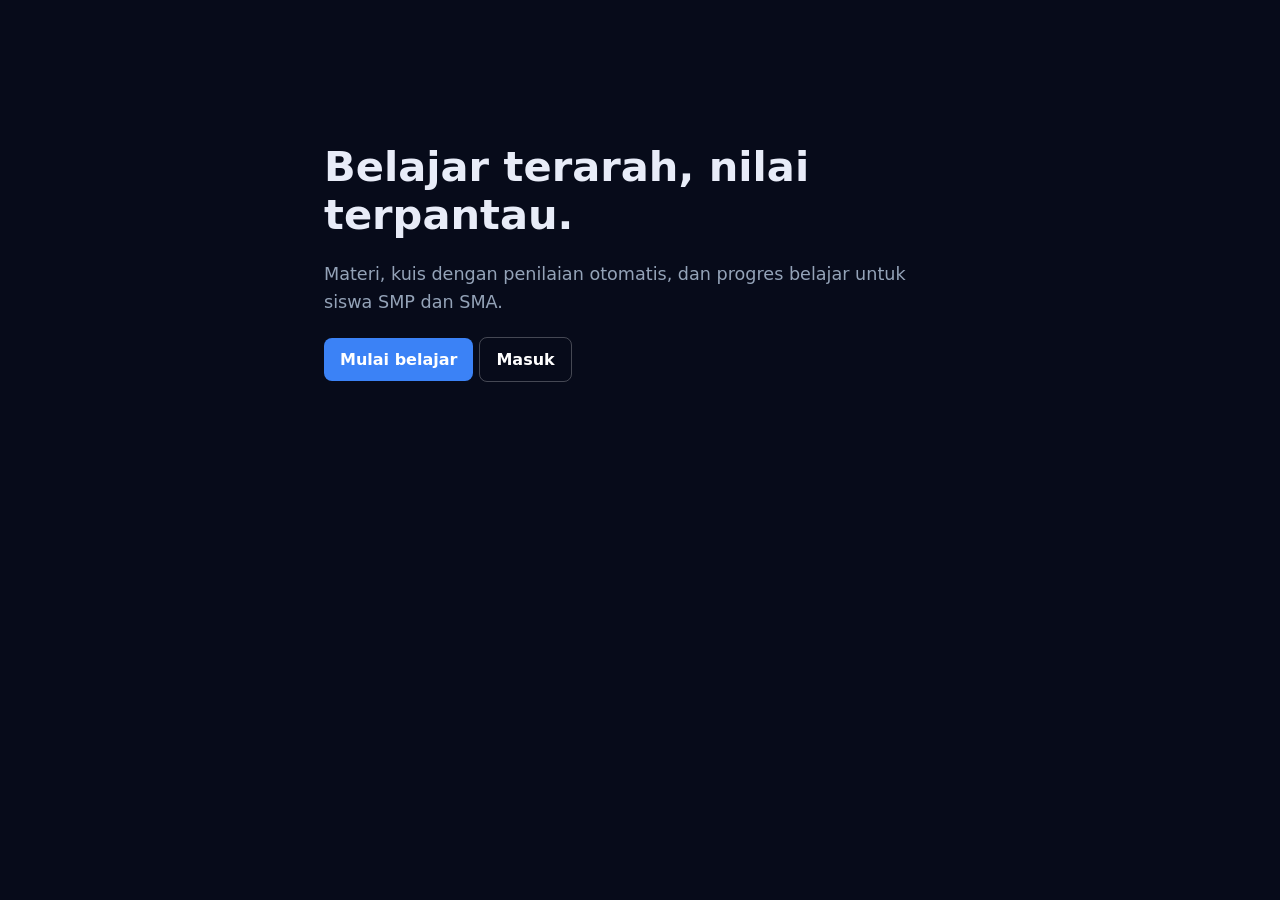
<file: edusmart.html>
<!DOCTYPE html>
<html lang="id">
<head>
<meta charset="utf-8">
<meta name="viewport" content="width=device-width,initial-scale=1">
<title>EduSmart</title>
<style>
:root{--bg:#070b1a;--nav:#0b1230;--card:#121c42;--line:rgba(255,255,255,.12);--tx:#e8ecf8;--mut:#94a3b8;--blue:#3b82f6;--vio:#8b5cf6;--ok:#4ade80;--bad:#f87171}
*{box-sizing:border-box}
body{margin:0;background:var(--bg);color:var(--tx);font:16px/1.6 system-ui,Segoe UI,Roboto,sans-serif}
a{color:var(--blue)}
h1{font-size:1.7rem;margin:.2em 0 .5em}h2{font-size:1.1rem;margin:0 0 .6em}
.shell{display:flex;min-height:100vh}
nav{width:230px;background:var(--nav);border-right:1px solid var(--line);padding:14px;display:flex;flex-direction:column;gap:4px}
nav .logo{font-weight:800;font-size:1.25rem;color:var(--blue);padding:8px 12px}
nav a,nav button{display:block;text-align:left;color:var(--tx);text-decoration:none;background:none;border:0;font:inherit;padding:9px 12px;border-radius:8px;cursor:pointer}
nav a:hover,nav button:hover,nav a.on{background:rgba(255,255,255,.1)}
nav .out{margin-top:auto}
main{flex:1;padding:28px;min-width:0}
.card{background:var(--card);border:1px solid var(--line);border-radius:12px;padding:18px;margin-bottom:16px}
.grid{display:grid;grid-template-columns:repeat(auto-fit,minmax(180px,1fr));gap:14px;margin-bottom:16px}
.grid .card{margin:0}.big{font-size:2rem;font-weight:700}.mut{color:var(--mut)}
.btn{display:inline-block;background:var(--blue);color:#fff;border:0;border-radius:8px;padding:9px 16px;font:inherit;font-weight:600;cursor:pointer;text-decoration:none;margin:3px 6px 3px 0}
.btn:hover{background:#2563eb}.btn:disabled{opacity:.5;cursor:default}
.ghost{background:transparent;border:1px solid rgba(255,255,255,.25)}.ghost:hover{background:rgba(255,255,255,.1)}
input[type=text],input[type=email],input[type=password],input[type=search]{width:100%;background:var(--nav);color:var(--tx);border:1px solid var(--line);border-radius:8px;padding:10px 12px;font:inherit;margin-bottom:12px}
:focus-visible{outline:2px solid var(--vio);outline-offset:2px}
.center{min-height:100vh;display:grid;place-items:center;padding:16px}
.box{width:100%;max-width:380px}
.err{color:var(--bad);margin:0 0 10px}
.bar{height:8px;border-radius:4px;background:var(--card);margin:10px 0}.bar i{display:block;height:100%;border-radius:4px;background:var(--vio)}
.opt{display:flex;gap:10px;align-items:center;border:1px solid var(--line);border-radius:8px;padding:11px;margin:8px 0;cursor:pointer}
.opt:hover{background:rgba(255,255,255,.05)}.opt.sel{border-color:var(--vio);background:rgba(139,92,246,.18)}
.row{display:flex;justify-content:space-between;align-items:center;flex-wrap:wrap;gap:8px}
.ok{color:var(--ok)}.bad{color:var(--bad)}.lesson{max-width:680px;white-space:pre-line}
.hero{max-width:680px;margin:auto;padding:24px}.hero h1{font-size:2.6rem;line-height:1.15}
@media(max-width:760px){.shell{flex-direction:column}nav{width:auto;flex-direction:row;flex-wrap:wrap;border-right:0;border-bottom:1px solid var(--line)}nav .out{margin:0 0 0 auto}main{padding:18px}}
@media(prefers-reduced-motion:no-preference){.btn{transition:background .15s}}
</style>
</head>
<body>
<div id="app"></div>
<script>
// ===== DATA DEMO: seluruh materi & soal di bawah ini hanya contoh untuk demonstrasi =====
const SUBJECTS=[
{id:'mat',name:'Matematika',level:'SMP',grade:7,
 lessons:[
  {id:'m1',title:'Mengenal bilangan bulat',body:'Bilangan bulat mencakup bilangan negatif, nol, dan bilangan positif.\n\nContoh: -3, 0, 5.\n\nPada garis bilangan, semakin ke kanan nilainya semakin besar.'},
  {id:'m2',title:'Penjumlahan dan pengurangan',body:'Menjumlahkan bilangan positif berarti bergerak ke kanan pada garis bilangan, menjumlahkan bilangan negatif berarti bergerak ke kiri.\n\nContoh: -3 + 5 = 2.'}],
 quiz:{id:'qm',title:'Kuis Bilangan Bulat',min:5,qs:[
  {t:'Hasil dari -3 + 5 adalah ...',o:['-8','2','-2','8'],a:1,e:'-3 + 5 = 2 (bergerak 5 langkah ke kanan dari -3).'},
  {t:'Bilangan terkecil di antara -4, -1, 0, 3 adalah ...',o:['-1','0','-4','3'],a:2,e:'Semakin ke kiri pada garis bilangan, nilainya semakin kecil.'},
  {t:'Hasil dari 7 - 10 adalah ...',o:['3','-3','17','-17'],a:1,e:'7 - 10 = -3.'}]}},
{id:'ipa',name:'IPA',level:'SMP',grade:8,
 lessons:[
  {id:'i1',title:'Pengertian gaya',body:'Gaya adalah tarikan atau dorongan yang dapat mengubah gerak atau bentuk benda.\n\nSatuan gaya dalam SI adalah newton (N).'},
  {id:'i2',title:'Hukum Newton I',body:'Benda yang diam akan tetap diam, dan benda yang bergerak lurus beraturan akan tetap demikian, selama resultan gaya yang bekerja sama dengan nol.'}],
 quiz:{id:'qi',title:'Kuis Gaya',min:5,qs:[
  {t:'Satuan gaya dalam SI adalah ...',o:['joule','newton','watt','pascal'],a:1,e:'Gaya diukur dalam newton (N).'},
  {t:'Hukum Newton I juga disebut hukum ...',o:['aksi-reaksi','percepatan','kelembaman','gravitasi'],a:2,e:'Kelembaman (inersia): benda mempertahankan keadaan geraknya.'}]}}
];
const LESSONS=SUBJECTS.flatMap(s=>s.lessons.map(l=>({...l,subject:s.name})));

// ===== Penyimpanan (localStorage) =====
let S;try{S=JSON.parse(localStorage.getItem('edusmart'))}catch(e){}
S=S||{users:[],session:null,done:{},attempts:[]};
const save=()=>{try{localStorage.setItem('edusmart',JSON.stringify(S))}catch(e){}};
const $=s=>document.querySelector(s);
const esc=s=>String(s).replace(/[&<>"']/g,c=>({'&':'&amp;','<':'&lt;','>':'&gt;','"':'&quot;',"'":'&#39;'}[c]));
const me=()=>S.users.find(u=>u.id===S.session);
async function hash(p){
  if(window.crypto&&crypto.subtle){const b=await crypto.subtle.digest('SHA-256',new TextEncoder().encode('edusmart:'+p));return [...new Uint8Array(b)].map(x=>x.toString(16).padStart(2,'0')).join('')}
  return btoa('edusmart:'+p);
}

// ===== Penilaian: fungsi murni =====
function grade(qs,ans){const score=qs.filter((q,i)=>ans[i]===q.a).length;return{score,total:qs.length,pct:qs.length?Math.round(score/qs.length*100):0}}

// ===== Tampilan =====
const shell=(c,on)=>`<div class="shell"><nav><div class="logo">EduSmart</div>
<a href="#/dashboard" class="${on==='d'?'on':''}">Dasbor</a><a href="#/subjects" class="${on==='s'?'on':''}">Materi</a>
<button class="out" onclick="logout()">Keluar (${esc(me().name.split(' ')[0])})</button></nav><main>${c}</main></div>`;
const out=h=>$('#app').innerHTML=h;

function landing(){out(`<div class="hero center" style="display:block;padding-top:15vh"><h1>Belajar terarah, nilai terpantau.</h1>
<p class="mut" style="font-size:1.1rem">Materi, kuis dengan penilaian otomatis, dan progres belajar untuk siswa SMP dan SMA.</p>
<a class="btn" href="#/register">Mulai belajar</a><a class="btn ghost" href="#/login">Masuk</a></div>`)}

function auth(mode){const reg=mode==='register';
out(`<div class="center"><form class="card box" onsubmit="return doAuth(event,'${mode}')"><h1>${reg?'Buat akun siswa':'Masuk ke EduSmart'}</h1>
${reg?'<input type="text" name="name" placeholder="Nama lengkap" required>':''}
<input type="email" name="email" placeholder="Email" required>
<input type="password" name="password" placeholder="Kata sandi (min. 8 karakter)" required>
<p class="err" role="alert" id="err"></p><button class="btn" style="width:100%">${reg?'Daftar':'Masuk'}</button>
<p class="mut">${reg?'Sudah punya akun? <a href="#/login">Masuk</a>':'Belum punya akun? <a href="#/register">Daftar</a>'}</p></form></div>`)}

async function doAuth(e,mode){e.preventDefault();const f=new FormData(e.target),err=m=>($('#err').textContent=m,false);
const email=String(f.get('email')).trim().toLowerCase(),pw=String(f.get('password'));
if(mode==='register'){const name=String(f.get('name')).trim();
 if(name.length<2)return err('Nama minimal 2 karakter');if(pw.length<8)return err('Kata sandi minimal 8 karakter');
 if(S.users.some(u=>u.email===email))return err('Email sudah terdaftar');
 const u={id:'u'+Date.now(),name,email,hash:await hash(pw)};S.users.push(u);S.session=u.id;
}else{const u=S.users.find(u=>u.email===email);if(!u||u.hash!==await hash(pw))return err('Email atau kata sandi salah');S.session=u.id}
save();location.hash='#/dashboard';return false}
function logout(){S.session=null;save();location.hash='#/login'}

function dashboard(){const u=me(),done=S.done[u.id]||[],at=S.attempts.filter(a=>a.uid===u.id);
const pcts=at.map(a=>Math.round(a.score/a.total*100)),avg=pcts.length?Math.round(pcts.reduce((a,b)=>a+b,0)/pcts.length):'-';
const next=LESSONS.find(l=>!done.includes(l.id));
let chart='<p class="mut">Belum ada kuis. Kerjakan kuis pertamamu untuk melihat grafik.</p>';
if(pcts.length){const W=500,H=160,pts=pcts.map((p,i)=>[pcts.length>1?20+i*(W-40)/(pcts.length-1):W/2,H-10-p*(H-30)/100]);
 chart=`<svg viewBox="0 0 ${W} ${H}" style="width:100%;max-height:220px" role="img" aria-label="Grafik nilai kuis"><polyline fill="none" stroke="#8b5cf6" stroke-width="2.5" points="${pts.map(p=>p.join(',')).join(' ')}"/>${pts.map((p,i)=>`<circle cx="${p[0]}" cy="${p[1]}" r="4" fill="#3b82f6"><title>${pcts[i]}</title></circle>`).join('')}</svg>`}
out(shell(`<h1>Halo, ${esc(u.name)}</h1><div class="grid">
<div class="card"><div class="mut">Materi selesai</div><div class="big">${done.length} / ${LESSONS.length}</div></div>
<div class="card"><div class="mut">Kuis dikerjakan</div><div class="big">${at.length}</div></div>
<div class="card"><div class="mut">Rata-rata nilai</div><div class="big">${avg}</div></div></div>
<div class="card"><h2>Perkembangan nilai</h2>${chart}</div>
<div class="card"><h2>Materi berikutnya</h2>${next?`<a class="btn" href="#/lesson/${next.id}">${esc(next.title)}</a>`:'<p class="mut">Semua materi sudah selesai.</p>'}</div>
<div class="card"><h2>Riwayat kuis</h2>${at.length?at.slice().reverse().map(a=>`<div class="row"><span>${esc(a.title)}</span><span class="mut">${new Date(a.date).toLocaleString('id-ID')}: ${a.score}/${a.total}</span></div>`).join(''):'<p class="mut">Belum ada riwayat.</p>'}</div>`,'d'))}

function subjects(){out(shell(`<h1>Katalog materi</h1><input type="search" id="q" placeholder="Cari mata pelajaran atau materi…" oninput="list(this.value)"><div id="list"></div>`,'s'));list('')}
function list(q){q=q.trim().toLowerCase();const done=S.done[me().id]||[];
const r=SUBJECTS.filter(s=>!q||(s.name+' '+s.lessons.map(l=>l.title).join(' ')).toLowerCase().includes(q));
$('#list').innerHTML=r.length?r.map(s=>`<section class="card"><h2>${s.name} <span class="mut">${s.level} kelas ${s.grade}</span></h2>
${s.lessons.map(l=>`<a class="btn ghost" href="#/lesson/${l.id}">${done.includes(l.id)?'✓ ':''}${esc(l.title)}</a>`).join('')}
<a class="btn" href="#/quiz/${s.quiz.id}">Kuis: ${esc(s.quiz.title)}</a></section>`).join(''):'<p class="mut">Tidak ada yang cocok dengan pencarian.</p>'}

function lesson(id){const l=LESSONS.find(x=>x.id===id);if(!l)return notFound();const u=me(),d=(S.done[u.id]||[]).includes(id);
out(shell(`<article class="lesson"><p class="mut">${l.subject}</p><h1>${esc(l.title)}</h1><p>${esc(l.body)}</p>
<button class="btn" ${d?'disabled':''} onclick="complete('${id}')">${d?'Materi selesai':'Tandai selesai'}</button><a class="btn ghost" href="#/subjects">Kembali</a></article>`,'s'))}
function complete(id){const u=me();S.done[u.id]=[...new Set([...(S.done[u.id]||[]),id])];save();lesson(id)}

// ===== Kuis =====
let Q;
function quiz(id){const s=SUBJECTS.find(s=>s.quiz.id===id);if(!s)return notFound();const z=s.quiz;
Q={z,i:0,ans:[],start:null,left:z.min*60};
out(shell(`<div class="card" style="max-width:560px"><h1>${esc(z.title)}</h1><p class="mut">${z.qs.length} soal, waktu ${z.min} menit. Jawaban dikirim otomatis saat waktu habis.</p><button class="btn" onclick="startQ()">Mulai kuis</button></div>`,'s'))}
function startQ(){Q.start=new Date().toISOString();timer=setInterval(()=>{Q.left--;const t=$('#t');if(t)t.textContent=Math.floor(Q.left/60)+':'+String(Q.left%60).padStart(2,'0');if(Q.left<=0)finishQ()},1000);drawQ()}
function drawQ(){const{z,i,ans}=Q,q=z.qs[i];
out(shell(`<div style="max-width:640px"><div class="row mut"><span>Soal ${i+1} dari ${z.qs.length}</span><span id="t">${Math.floor(Q.left/60)}:${String(Q.left%60).padStart(2,'0')}</span></div>
<div class="bar"><i style="width:${(i+1)/z.qs.length*100}%"></i></div>
<div class="card"><p><b>${esc(q.t)}</b></p>${q.o.map((o,k)=>`<div class="opt ${ans[i]===k?'sel':''}" tabindex="0" role="radio" aria-checked="${ans[i]===k}" onclick="pick(${k})" onkeydown="if(event.key==='Enter'||event.key===' '){event.preventDefault();pick(${k})}">${esc(o)}</div>`).join('')}</div>
<div class="row"><button class="btn ghost" ${i?'':'disabled'} onclick="Q.i--;drawQ()">Sebelumnya</button>
${i<z.qs.length-1?'<button class="btn" onclick="Q.i++;drawQ()">Berikutnya</button>':'<button class="btn" onclick="confirmEnd()">Akhiri kuis</button>'}</div></div>`,'s'))}
function pick(k){Q.ans[Q.i]=k;drawQ()}
function confirmEnd(){const n=Q.z.qs.filter((_,i)=>Q.ans[i]===undefined).length;if(!n||confirm(n+' soal belum dijawab. Akhiri kuis?'))finishQ()}
function finishQ(){clearInterval(timer);if(!Q||Q.done)return;Q.done=true;const{z,ans}=Q,g=grade(z.qs,ans);
S.attempts.push({uid:me().id,quizId:z.id,title:z.title,score:g.score,total:g.total,date:new Date().toISOString()});save();
out(shell(`<div style="max-width:640px"><h1>Nilai: ${g.pct} (${g.score}/${g.total} benar)</h1>${z.qs.map((q,i)=>{const ok=ans[i]===q.a;
return `<div class="card"><p><b>${i+1}. ${esc(q.t)}</b></p><p class="${ok?'ok':'bad'}">${ok?'Benar':'Salah. Jawaban benar: '+esc(q.o[q.a])}</p><p class="mut">${esc(q.e)}</p></div>`}).join('')}
<a class="btn" href="#/dashboard">Ke dasbor</a><a class="btn ghost" href="#/quiz/${z.id}">Ulangi kuis</a></div>`,'s'))}

function notFound(){out(`<div class="center"><div style="text-align:center"><h1>Halaman tidak ditemukan</h1><a class="btn" href="#/">Kembali</a></div></div>`)}

// ===== Router + proteksi halaman =====
let timer;
function route(){clearInterval(timer);const[p,id]=location.hash.slice(2).split('/'),u=me(),pub=['','login','register'];
if(!u&&!pub.includes(p)){location.hash='#/login';return}
if(u&&pub.includes(p)){location.hash='#/dashboard';return}
const v={'':landing,login:()=>auth('login'),register:()=>auth('register'),dashboard,subjects,lesson:()=>lesson(id),quiz:()=>quiz(id)}[p];
v?v():notFound()}
addEventListener('hashchange',route);route();
</script>
</body>
</html>
</file>
<file: style.css>
:root{--bg:#070b1a;--nav:#0b1230;--card:#121c42;--line:rgba(255,255,255,.12);--tx:#e8ecf8;--mut:#94a3b8;--blue:#3b82f6;--vio:#8b5cf6;--ok:#4ade80;--bad:#f87171}
*{box-sizing:border-box}
body{margin:0;background:var(--bg);color:var(--tx);font:16px/1.6 system-ui,Segoe UI,Roboto,sans-serif}
a{color:var(--blue)}
h1{font-size:1.7rem;margin:.2em 0 .5em}h2{font-size:1.1rem;margin:0 0 .6em}
.shell{display:flex;min-height:100vh}
nav{width:230px;background:var(--nav);border-right:1px solid var(--line);padding:14px;display:flex;flex-direction:column;gap:4px}
nav .logo{font-weight:800;font-size:1.25rem;color:var(--blue);padding:8px 12px}
nav a,nav button{display:block;text-align:left;color:var(--tx);text-decoration:none;background:none;border:0;font:inherit;padding:9px 12px;border-radius:8px;cursor:pointer}
nav a:hover,nav button:hover,nav a.on{background:rgba(255,255,255,.1)}
nav .out{margin-top:auto}
main{flex:1;padding:28px;min-width:0}
.card{background:var(--card);border:1px solid var(--line);border-radius:12px;padding:18px;margin-bottom:16px}
.grid{display:grid;grid-template-columns:repeat(auto-fit,minmax(180px,1fr));gap:14px;margin-bottom:16px}
.grid .card{margin:0}.big{font-size:2rem;font-weight:700}.mut{color:var(--mut)}
.btn{display:inline-block;background:var(--blue);color:#fff;border:0;border-radius:8px;padding:9px 16px;font:inherit;font-weight:600;cursor:pointer;text-decoration:none;margin:3px 6px 3px 0}
.btn:hover{background:#2563eb}.btn:disabled{opacity:.5;cursor:default}
.ghost{background:transparent;border:1px solid rgba(255,255,255,.25)}.ghost:hover{background:rgba(255,255,255,.1)}
input[type=text],input[type=email],input[type=password],input[type=search]{width:100%;background:var(--nav);color:var(--tx);border:1px solid var(--line);border-radius:8px;padding:10px 12px;font:inherit;margin-bottom:12px}
:focus-visible{outline:2px solid var(--vio);outline-offset:2px}
.center{min-height:100vh;display:grid;place-items:center;padding:16px}
.box{width:100%;max-width:380px}
.err{color:var(--bad);margin:0 0 10px}
.bar{height:8px;border-radius:4px;background:var(--card);margin:10px 0}.bar i{display:block;height:100%;border-radius:4px;background:var(--vio)}
.opt{display:flex;gap:10px;align-items:center;border:1px solid var(--line);border-radius:8px;padding:11px;margin:8px 0;cursor:pointer}
.opt:hover{background:rgba(255,255,255,.05)}.opt.sel{border-color:var(--vio);background:rgba(139,92,246,.18)}
.row{display:flex;justify-content:space-between;align-items:center;flex-wrap:wrap;gap:8px}
.ok{color:var(--ok)}.bad{color:var(--bad)}.lesson{max-width:680px;white-space:pre-line}
.hero{max-width:680px;margin:auto;padding:24px}.hero h1{font-size:2.6rem;line-height:1.15}
@media(max-width:760px){.shell{flex-direction:column}nav{width:auto;flex-direction:row;flex-wrap:wrap;border-right:0;border-bottom:1px solid var(--line)}nav .out{margin:0 0 0 auto}main{padding:18px}}
@media(prefers-reduced-motion:no-preference){.btn{transition:background .15s}}
</file>
